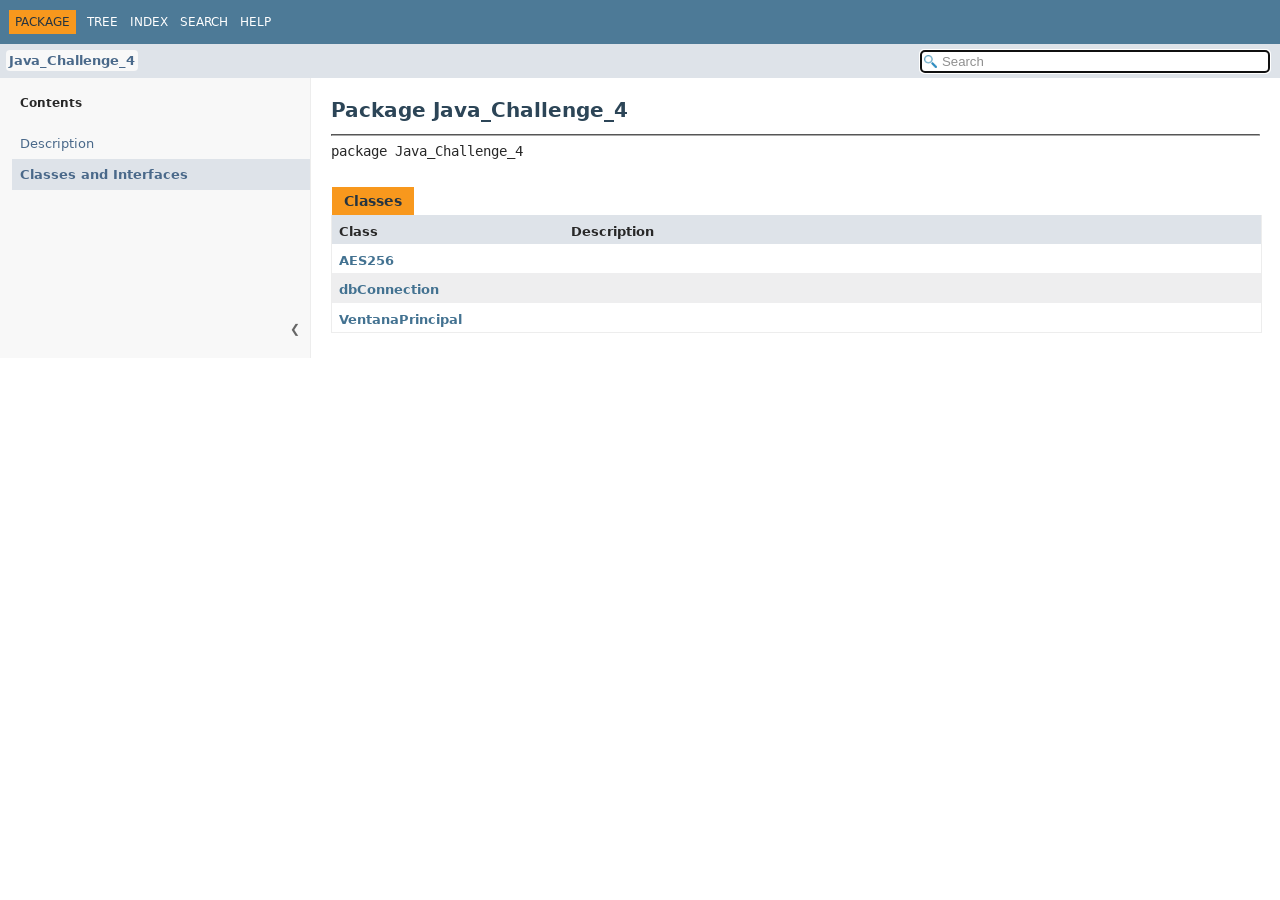
<file: programacion/doc/index.html>
<!DOCTYPE HTML>
<html lang="es">
<head>
<!-- Generated by javadoc (24) on Fri Mar 13 19:55:19 CET 2026 -->
<title>Generated Documentation (Untitled)</title>
<meta name="viewport" content="width=device-width, initial-scale=1">
<meta http-equiv="Content-Type" content="text/html; charset=utf-8">
<meta name="dc.created" content="2026-03-13">
<meta name="description" content="index redirect">
<meta name="generator" content="javadoc/IndexRedirectWriter">
<link rel="canonical" href="Java_Challenge_4/package-summary.html">
<link rel="stylesheet" type="text/css" href="resource-files/stylesheet.css" title="Style">
<script type="text/javascript">window.location.replace('Java_Challenge_4/package-summary.html')</script>
<noscript>
<meta http-equiv="Refresh" content="0;Java_Challenge_4/package-summary.html">
</noscript>
</head>
<body class="index-redirect-page">
<main role="main">
<noscript>
<p>JavaScript is disabled on your browser.</p>
</noscript>
<p><a href="Java_Challenge_4/package-summary.html">Java_Challenge_4/package-summary.html</a></p>
</main>
</body>
</html>
</file>
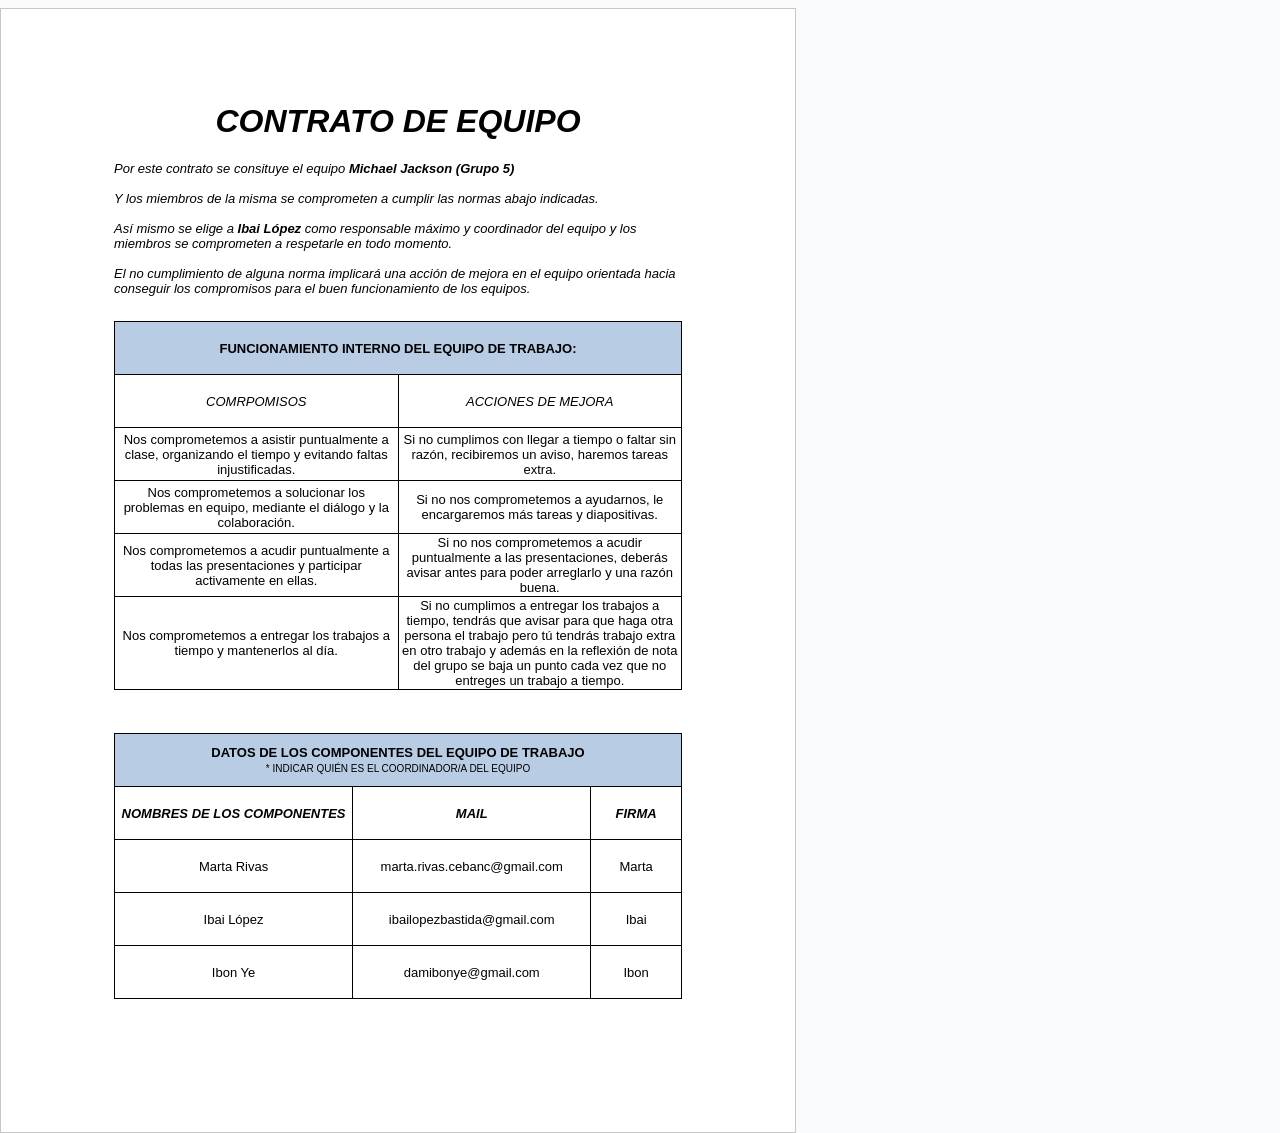
<file: contrato_equipo/ContratoEquipo.html>
<!DOCTYPE html>
<html lang="es">
<head>
    <meta charset="UTF-8">
    <meta name="viewport" content="width=device-width, initial-scale=1.0">
    <title>Contrato de equipo</title>
    <link rel="stylesheet" href="StyleDocument.css">
</head>
<body>
    <main>
        <div class="documento1">
            <div id="Box1">
                <h1><i>CONTRATO DE EQUIPO</i></h1>

                <p><i>Por este contrato se consituye el equipo <b>Michael Jackson (Grupo 5)</b><br>   
                <br>Y los miembros de la misma se comprometen a cumplir las normas abajo indicadas.<br>
                <br>Así mismo se elige a <b>Ibai López</b> como responsable máximo y coordinador del equipo y los miembros se comprometen a respetarle en todo momento.<br>
                <br>El no cumplimiento de alguna norma implicará una acción de mejora en el equipo orientada hacia conseguir los compromisos para el buen funcionamiento de los equipos.</i></p>
                
                <table>
                    <thead>
                        <tr>
                            <th colspan="2">FUNCIONAMIENTO INTERNO DEL EQUIPO DE TRABAJO:</th>
                        </tr>
                    </thead>
                    <tbody>
                        <tr>
                            <td><i>COMRPOMISOS</i></td>
                            <td><i>ACCIONES DE MEJORA</i></td>
                        </tr>
                        <tr>
                            <td>Nos comprometemos a asistir puntualmente a clase, organizando el tiempo y evitando faltas injustificadas.</td>
                            <td>Si no cumplimos con llegar a tiempo o faltar sin razón, recibiremos un aviso, haremos tareas extra.</td>
                        </tr>
                        <tr>
                            <td>Nos comprometemos a solucionar los problemas en equipo, mediante el diálogo y la colaboración.</td>
                            <td>Si no nos comprometemos a ayudarnos, le encargaremos más tareas y diapositivas.</td>
                        </tr>
                        <tr>
                            <td>Nos comprometemos a acudir puntualmente a todas las presentaciones y participar activamente en ellas.</td>
                            <td>Si no nos comprometemos a acudir puntualmente a las presentaciones, deberás avisar antes para poder arreglarlo y una razón buena.</td>
                        </tr>
                        <tr>
                            <td>Nos comprometemos a entregar los trabajos a tiempo y mantenerlos al día.</td>
                            <td>Si no cumplimos a entregar los trabajos a tiempo, tendrás que avisar para que haga otra persona el trabajo pero tú tendrás trabajo extra en otro trabajo y además en la reflexión de nota del grupo se baja un punto cada vez que no entreges un trabajo a tiempo.</td>
                        </tr>
                    </tbody>
                </table>
                <br>
                <table class="datos">
                    <thead>
                        <tr>
                            <th colspan="3">DATOS DE LOS COMPONENTES DEL EQUIPO DE TRABAJO<br><span>* INDICAR QUIÉN ES EL COORDINADOR/A DEL EQUIPO</span></th>
                        </tr>
                    </thead>
                    <tbody>
                        <tr>
                            <td><b><i>NOMBRES DE LOS COMPONENTES</i></b></td>
                            <td><b><i>MAIL</i></b></td>
                            <td><b><i>FIRMA</i></b></td>
                        </tr>
                        <tr>
                            <td>Marta Rivas</td>
                            <td>marta.rivas.cebanc@gmail.com</td>
                            <td>Marta</td>
                        </tr>
                        <tr>
                            <td>Ibai López</td>
                            <td>ibailopezbastida@gmail.com</td>
                            <td>Ibai</td>
                        </tr>
                        <tr>
                            <td>Ibon Ye</td>
                            <td>damibonye@gmail.com</td>
                            <td>Ibon</td>
                        </tr>
                    </tbody>
                </table>
            </div>
        </div>
    </main>
</body>
</html>
</file>
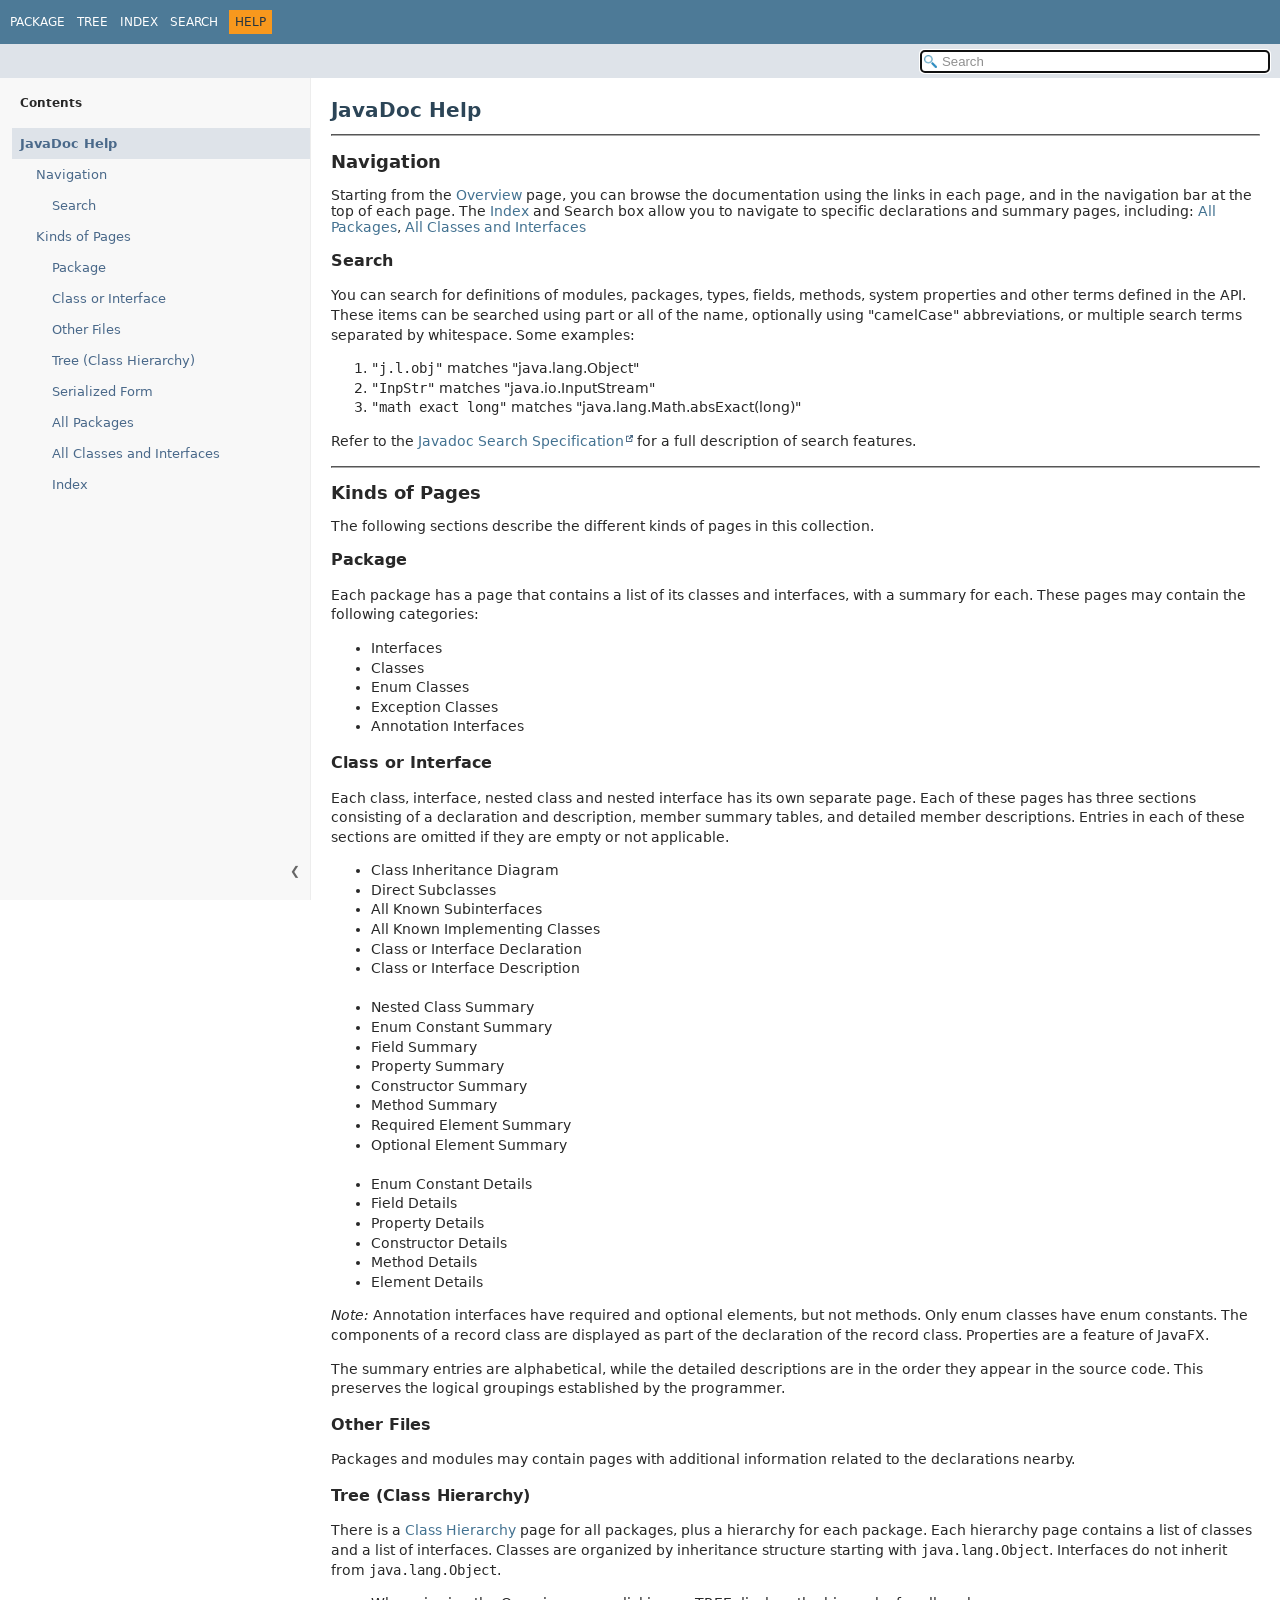
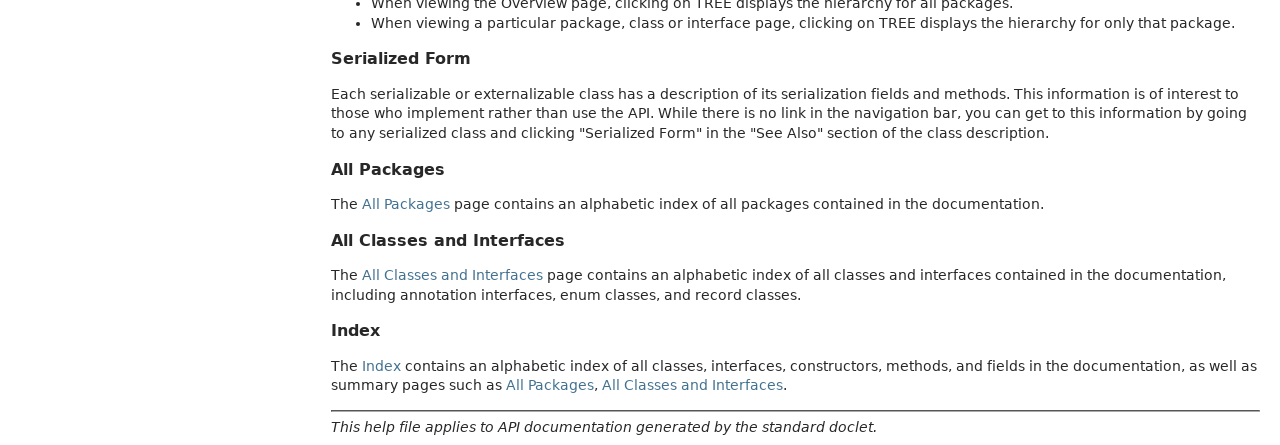
<file: programacion/doc/help-doc.html>
<!DOCTYPE HTML>
<html lang="es">
<head>
<!-- Generated by javadoc (24) on Fri Mar 13 19:55:19 CET 2026 -->
<title>API Help</title>
<meta name="viewport" content="width=device-width, initial-scale=1">
<meta http-equiv="Content-Type" content="text/html; charset=utf-8">
<meta name="dc.created" content="2026-03-13">
<meta name="description" content="help">
<meta name="generator" content="javadoc/HelpWriter">
<link rel="stylesheet" type="text/css" href="resource-files/jquery-ui.min.css" title="Style">
<link rel="stylesheet" type="text/css" href="resource-files/stylesheet.css" title="Style">
<script type="text/javascript" src="script-files/script.js"></script>
<script type="text/javascript" src="script-files/jquery-3.7.1.min.js"></script>
<script type="text/javascript" src="script-files/jquery-ui.min.js"></script>
</head>
<body class="help-page">
<script type="text/javascript">const pathtoroot = "./";
loadScripts(document, 'script');</script>
<noscript>
<div>JavaScript is disabled on your browser.</div>
</noscript>
<header role="banner">
<nav role="navigation">
<!-- ========= START OF TOP NAVBAR ======= -->
<div class="top-nav" id="navbar-top">
<div class="nav-content">
<div class="nav-menu-button"><button id="navbar-toggle-button" aria-controls="navbar-top" aria-expanded="false" aria-label="Toggle navigation links"><span class="nav-bar-toggle-icon">&nbsp;</span><span class="nav-bar-toggle-icon">&nbsp;</span><span class="nav-bar-toggle-icon">&nbsp;</span></button></div>
<div class="skip-nav"><a href="#skip-navbar-top" title="Skip navigation links">Skip navigation links</a></div>
<ul id="navbar-top-firstrow" class="nav-list" title="Navigation">
<li><a href="Java_Challenge_4/package-summary.html">Package</a></li>
<li><a href="Java_Challenge_4/package-tree.html">Tree</a></li>
<li><a href="index-all.html">Index</a></li>
<li><a href="search.html">Search</a></li>
<li class="nav-bar-cell1-rev">Help</li>
</ul>
</div>
</div>
<div class="sub-nav">
<div class="nav-content">
<ol class="sub-nav-list"></ol>
<div class="nav-list-search">
<input type="text" id="search-input" disabled placeholder="Search" aria-label="Search in documentation" autocomplete="off">
<input type="reset" id="reset-search" disabled value="Reset">
</div>
</div>
</div>
<!-- ========= END OF TOP NAVBAR ========= -->
<span class="skip-nav" id="skip-navbar-top"></span></nav>
</header>
<div class="main-grid">
<nav role="navigation" class="toc" aria-label="Table of contents">
<div class="toc-header">Contents</div>
<button class="hide-sidebar"><span>Hide sidebar&nbsp;</span>&#10094;</button><button class="show-sidebar">&#10095;<span>&nbsp;Show sidebar</span></button>
<ol class="toc-list">
<li><a href="#" tabindex="0">JavaDoc Help</a>
<ol class="toc-list">
<li><a href="#help-navigation" tabindex="0">Navigation</a>
<ol class="toc-list">
<li><a href="#search" tabindex="0">Search</a></li>
</ol>
</li>
<li><a href="#help-pages" tabindex="0">Kinds of Pages</a>
<ol class="toc-list">
<li><a href="#package" tabindex="0">Package</a></li>
<li><a href="#class" tabindex="0">Class or Interface</a></li>
<li><a href="#doc-file" tabindex="0">Other Files</a></li>
<li><a href="#tree" tabindex="0">Tree (Class Hierarchy)</a></li>
<li><a href="#serialized-form" tabindex="0">Serialized Form</a></li>
<li><a href="#all-packages" tabindex="0">All Packages</a></li>
<li><a href="#all-classes" tabindex="0">All Classes and Interfaces</a></li>
<li><a href="#index" tabindex="0">Index</a></li>
</ol>
</li>
</ol>
</li>
</ol>
</nav>
<main role="main">
<h1 class="title">JavaDoc Help</h1>
<hr>
<div class="sub-title">
<h2 id="help-navigation">Navigation</h2>
Starting from the <a href="index.html">Overview</a> page, you can browse the documentation using the links in each page, and in the navigation bar at the top of each page. The <a href="index-all.html">Index</a> and Search box allow you to navigate to specific declarations and summary pages, including: <a href="allpackages-index.html">All Packages</a>, <a href="allclasses-index.html">All Classes and Interfaces</a>
<section class="help-section" id="search">
<h3>Search</h3>
<p>You can search for definitions of modules, packages, types, fields, methods, system properties and other terms defined in the API. These items can be searched using part or all of the name, optionally using "camelCase" abbreviations, or multiple search terms separated by whitespace. Some examples:</p>
<ol class="toc-list">
<li><code>"j.l.obj"</code> matches "java.lang.Object"</li>
<li><code>"InpStr"</code> matches "java.io.InputStream"</li>
<li><code>"math exact long"</code> matches "java.lang.Math.absExact(long)"</li>
</ol>
<p>Refer to the <a href="https://docs.oracle.com/en/java/javase/24/docs/specs/javadoc/javadoc-search-spec.html">Javadoc Search Specification</a> for a full description of search features.</p>
</section>
</div>
<hr>
<div class="sub-title">
<h2 id="help-pages">Kinds of Pages</h2>
The following sections describe the different kinds of pages in this collection.
<section class="help-section" id="package">
<h3>Package</h3>
<p>Each package has a page that contains a list of its classes and interfaces, with a summary for each. These pages may contain the following categories:</p>
<ul class="help-section-list">
<li>Interfaces</li>
<li>Classes</li>
<li>Enum Classes</li>
<li>Exception Classes</li>
<li>Annotation Interfaces</li>
</ul>
</section>
<section class="help-section" id="class">
<h3>Class or Interface</h3>
<p>Each class, interface, nested class and nested interface has its own separate page. Each of these pages has three sections consisting of a declaration and description, member summary tables, and detailed member descriptions. Entries in each of these sections are omitted if they are empty or not applicable.</p>
<ul class="help-section-list">
<li>Class Inheritance Diagram</li>
<li>Direct Subclasses</li>
<li>All Known Subinterfaces</li>
<li>All Known Implementing Classes</li>
<li>Class or Interface Declaration</li>
<li>Class or Interface Description</li>
</ul>
<br>
<ul class="help-section-list">
<li>Nested Class Summary</li>
<li>Enum Constant Summary</li>
<li>Field Summary</li>
<li>Property Summary</li>
<li>Constructor Summary</li>
<li>Method Summary</li>
<li>Required Element Summary</li>
<li>Optional Element Summary</li>
</ul>
<br>
<ul class="help-section-list">
<li>Enum Constant Details</li>
<li>Field Details</li>
<li>Property Details</li>
<li>Constructor Details</li>
<li>Method Details</li>
<li>Element Details</li>
</ul>
<p><span class="help-note">Note:</span> Annotation interfaces have required and optional elements, but not methods. Only enum classes have enum constants. The components of a record class are displayed as part of the declaration of the record class. Properties are a feature of JavaFX.</p>
<p>The summary entries are alphabetical, while the detailed descriptions are in the order they appear in the source code. This preserves the logical groupings established by the programmer.</p>
</section>
<section class="help-section" id="doc-file">
<h3>Other Files</h3>
<p>Packages and modules may contain pages with additional information related to the declarations nearby.</p>
</section>
<section class="help-section" id="tree">
<h3>Tree (Class Hierarchy)</h3>
<p>There is a <a href="overview-tree.html">Class Hierarchy</a> page for all packages, plus a hierarchy for each package. Each hierarchy page contains a list of classes and a list of interfaces. Classes are organized by inheritance structure starting with <code>java.lang.Object</code>. Interfaces do not inherit from <code>java.lang.Object</code>.</p>
<ul class="help-section-list">
<li>When viewing the Overview page, clicking on TREE displays the hierarchy for all packages.</li>
<li>When viewing a particular package, class or interface page, clicking on TREE displays the hierarchy for only that package.</li>
</ul>
</section>
<section class="help-section" id="serialized-form">
<h3>Serialized Form</h3>
<p>Each serializable or externalizable class has a description of its serialization fields and methods. This information is of interest to those who implement rather than use the API. While there is no link in the navigation bar, you can get to this information by going to any serialized class and clicking "Serialized Form" in the "See Also" section of the class description.</p>
</section>
<section class="help-section" id="all-packages">
<h3>All Packages</h3>
<p>The <a href="allpackages-index.html">All Packages</a> page contains an alphabetic index of all packages contained in the documentation.</p>
</section>
<section class="help-section" id="all-classes">
<h3>All Classes and Interfaces</h3>
<p>The <a href="allclasses-index.html">All Classes and Interfaces</a> page contains an alphabetic index of all classes and interfaces contained in the documentation, including annotation interfaces, enum classes, and record classes.</p>
</section>
<section class="help-section" id="index">
<h3>Index</h3>
<p>The <a href="index-all.html">Index</a> contains an alphabetic index of all classes, interfaces, constructors, methods, and fields in the documentation, as well as summary pages such as <a href="allpackages-index.html">All Packages</a>, <a href="allclasses-index.html">All Classes and Interfaces</a>.</p>
</section>
</div>
<hr>
<span class="help-footnote">This help file applies to API documentation generated by the standard doclet.</span></main>
</div>
</body>
</html>
</file>
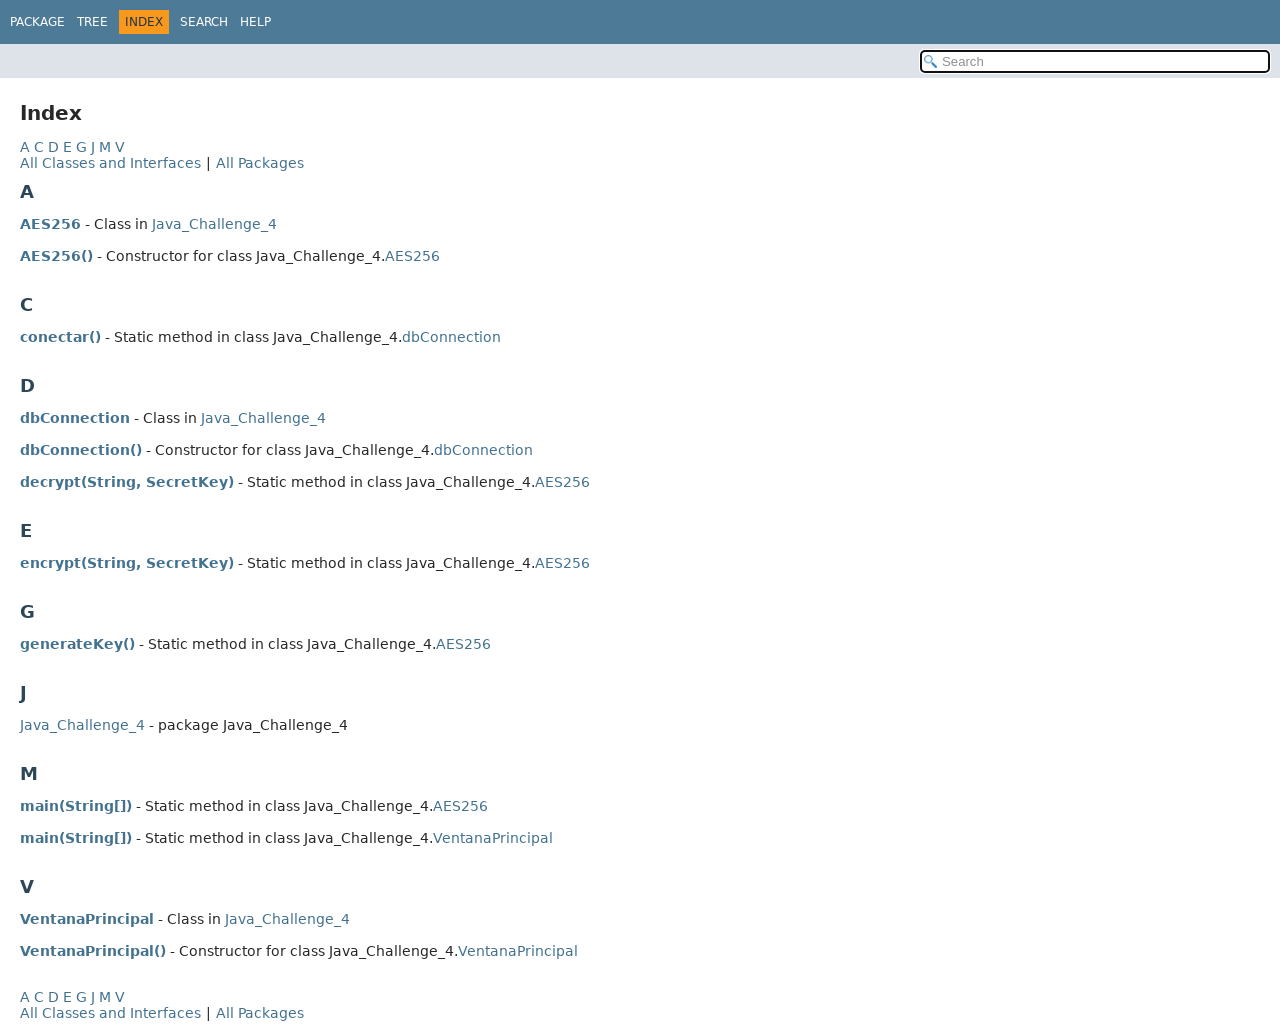
<file: programacion/doc/index-all.html>
<!DOCTYPE HTML>
<html lang="es">
<head>
<!-- Generated by javadoc (24) on Fri Mar 13 19:55:19 CET 2026 -->
<title>Index</title>
<meta name="viewport" content="width=device-width, initial-scale=1">
<meta http-equiv="Content-Type" content="text/html; charset=utf-8">
<meta name="dc.created" content="2026-03-13">
<meta name="description" content="index">
<meta name="generator" content="javadoc/IndexWriter">
<link rel="stylesheet" type="text/css" href="resource-files/jquery-ui.min.css" title="Style">
<link rel="stylesheet" type="text/css" href="resource-files/stylesheet.css" title="Style">
<script type="text/javascript" src="script-files/script.js"></script>
<script type="text/javascript" src="script-files/jquery-3.7.1.min.js"></script>
<script type="text/javascript" src="script-files/jquery-ui.min.js"></script>
</head>
<body class="index-page">
<script type="text/javascript">const pathtoroot = "./";
loadScripts(document, 'script');</script>
<noscript>
<div>JavaScript is disabled on your browser.</div>
</noscript>
<header role="banner">
<nav role="navigation">
<!-- ========= START OF TOP NAVBAR ======= -->
<div class="top-nav" id="navbar-top">
<div class="nav-content">
<div class="nav-menu-button"><button id="navbar-toggle-button" aria-controls="navbar-top" aria-expanded="false" aria-label="Toggle navigation links"><span class="nav-bar-toggle-icon">&nbsp;</span><span class="nav-bar-toggle-icon">&nbsp;</span><span class="nav-bar-toggle-icon">&nbsp;</span></button></div>
<div class="skip-nav"><a href="#skip-navbar-top" title="Skip navigation links">Skip navigation links</a></div>
<ul id="navbar-top-firstrow" class="nav-list" title="Navigation">
<li><a href="Java_Challenge_4/package-summary.html">Package</a></li>
<li><a href="Java_Challenge_4/package-tree.html">Tree</a></li>
<li class="nav-bar-cell1-rev">Index</li>
<li><a href="search.html">Search</a></li>
<li><a href="help-doc.html#index">Help</a></li>
</ul>
</div>
</div>
<div class="sub-nav">
<div class="nav-content">
<ol class="sub-nav-list"></ol>
<div class="nav-list-search">
<input type="text" id="search-input" disabled placeholder="Search" aria-label="Search in documentation" autocomplete="off">
<input type="reset" id="reset-search" disabled value="Reset">
</div>
</div>
</div>
<!-- ========= END OF TOP NAVBAR ========= -->
<span class="skip-nav" id="skip-navbar-top"></span></nav>
</header>
<div class="main-grid">
<main role="main">
<div class="header">
<h1>Index</h1>
</div>
<a href="#I:A">A</a>&nbsp;<a href="#I:C">C</a>&nbsp;<a href="#I:D">D</a>&nbsp;<a href="#I:E">E</a>&nbsp;<a href="#I:G">G</a>&nbsp;<a href="#I:J">J</a>&nbsp;<a href="#I:M">M</a>&nbsp;<a href="#I:V">V</a>&nbsp;<br><a href="allclasses-index.html">All&nbsp;Classes&nbsp;and&nbsp;Interfaces</a><span class="vertical-separator">|</span><a href="allpackages-index.html">All&nbsp;Packages</a>
<h2 class="title" id="I:A">A</h2>
<dl class="index">
<dt><a href="Java_Challenge_4/AES256.html" class="type-name-link" title="class in Java_Challenge_4">AES256</a> - Class in <a href="Java_Challenge_4/package-summary.html">Java_Challenge_4</a></dt>
<dd>&nbsp;</dd>
<dt><a href="Java_Challenge_4/AES256.html#%3Cinit%3E()" class="member-name-link">AES256()</a> - Constructor for class Java_Challenge_4.<a href="Java_Challenge_4/AES256.html" title="class in Java_Challenge_4">AES256</a></dt>
<dd>&nbsp;</dd>
</dl>
<h2 class="title" id="I:C">C</h2>
<dl class="index">
<dt><a href="Java_Challenge_4/dbConnection.html#conectar()" class="member-name-link">conectar()</a> - Static method in class Java_Challenge_4.<a href="Java_Challenge_4/dbConnection.html" title="class in Java_Challenge_4">dbConnection</a></dt>
<dd>&nbsp;</dd>
</dl>
<h2 class="title" id="I:D">D</h2>
<dl class="index">
<dt><a href="Java_Challenge_4/dbConnection.html" class="type-name-link" title="class in Java_Challenge_4">dbConnection</a> - Class in <a href="Java_Challenge_4/package-summary.html">Java_Challenge_4</a></dt>
<dd>&nbsp;</dd>
<dt><a href="Java_Challenge_4/dbConnection.html#%3Cinit%3E()" class="member-name-link">dbConnection()</a> - Constructor for class Java_Challenge_4.<a href="Java_Challenge_4/dbConnection.html" title="class in Java_Challenge_4">dbConnection</a></dt>
<dd>&nbsp;</dd>
<dt><a href="Java_Challenge_4/AES256.html#decrypt(java.lang.String,javax.crypto.SecretKey)" class="member-name-link">decrypt(String, SecretKey)</a> - Static method in class Java_Challenge_4.<a href="Java_Challenge_4/AES256.html" title="class in Java_Challenge_4">AES256</a></dt>
<dd>&nbsp;</dd>
</dl>
<h2 class="title" id="I:E">E</h2>
<dl class="index">
<dt><a href="Java_Challenge_4/AES256.html#encrypt(java.lang.String,javax.crypto.SecretKey)" class="member-name-link">encrypt(String, SecretKey)</a> - Static method in class Java_Challenge_4.<a href="Java_Challenge_4/AES256.html" title="class in Java_Challenge_4">AES256</a></dt>
<dd>&nbsp;</dd>
</dl>
<h2 class="title" id="I:G">G</h2>
<dl class="index">
<dt><a href="Java_Challenge_4/AES256.html#generateKey()" class="member-name-link">generateKey()</a> - Static method in class Java_Challenge_4.<a href="Java_Challenge_4/AES256.html" title="class in Java_Challenge_4">AES256</a></dt>
<dd>&nbsp;</dd>
</dl>
<h2 class="title" id="I:J">J</h2>
<dl class="index">
<dt><a href="Java_Challenge_4/package-summary.html">Java_Challenge_4</a> - package Java_Challenge_4</dt>
<dd>&nbsp;</dd>
</dl>
<h2 class="title" id="I:M">M</h2>
<dl class="index">
<dt><a href="Java_Challenge_4/AES256.html#main(java.lang.String%5B%5D)" class="member-name-link">main(String[])</a> - Static method in class Java_Challenge_4.<a href="Java_Challenge_4/AES256.html" title="class in Java_Challenge_4">AES256</a></dt>
<dd>&nbsp;</dd>
<dt><a href="Java_Challenge_4/VentanaPrincipal.html#main(java.lang.String%5B%5D)" class="member-name-link">main(String[])</a> - Static method in class Java_Challenge_4.<a href="Java_Challenge_4/VentanaPrincipal.html" title="class in Java_Challenge_4">VentanaPrincipal</a></dt>
<dd>&nbsp;</dd>
</dl>
<h2 class="title" id="I:V">V</h2>
<dl class="index">
<dt><a href="Java_Challenge_4/VentanaPrincipal.html" class="type-name-link" title="class in Java_Challenge_4">VentanaPrincipal</a> - Class in <a href="Java_Challenge_4/package-summary.html">Java_Challenge_4</a></dt>
<dd>&nbsp;</dd>
<dt><a href="Java_Challenge_4/VentanaPrincipal.html#%3Cinit%3E()" class="member-name-link">VentanaPrincipal()</a> - Constructor for class Java_Challenge_4.<a href="Java_Challenge_4/VentanaPrincipal.html" title="class in Java_Challenge_4">VentanaPrincipal</a></dt>
<dd>&nbsp;</dd>
</dl>
<a href="#I:A">A</a>&nbsp;<a href="#I:C">C</a>&nbsp;<a href="#I:D">D</a>&nbsp;<a href="#I:E">E</a>&nbsp;<a href="#I:G">G</a>&nbsp;<a href="#I:J">J</a>&nbsp;<a href="#I:M">M</a>&nbsp;<a href="#I:V">V</a>&nbsp;<br><a href="allclasses-index.html">All&nbsp;Classes&nbsp;and&nbsp;Interfaces</a><span class="vertical-separator">|</span><a href="allpackages-index.html">All&nbsp;Packages</a></main>
</div>
</body>
</html>
</file>
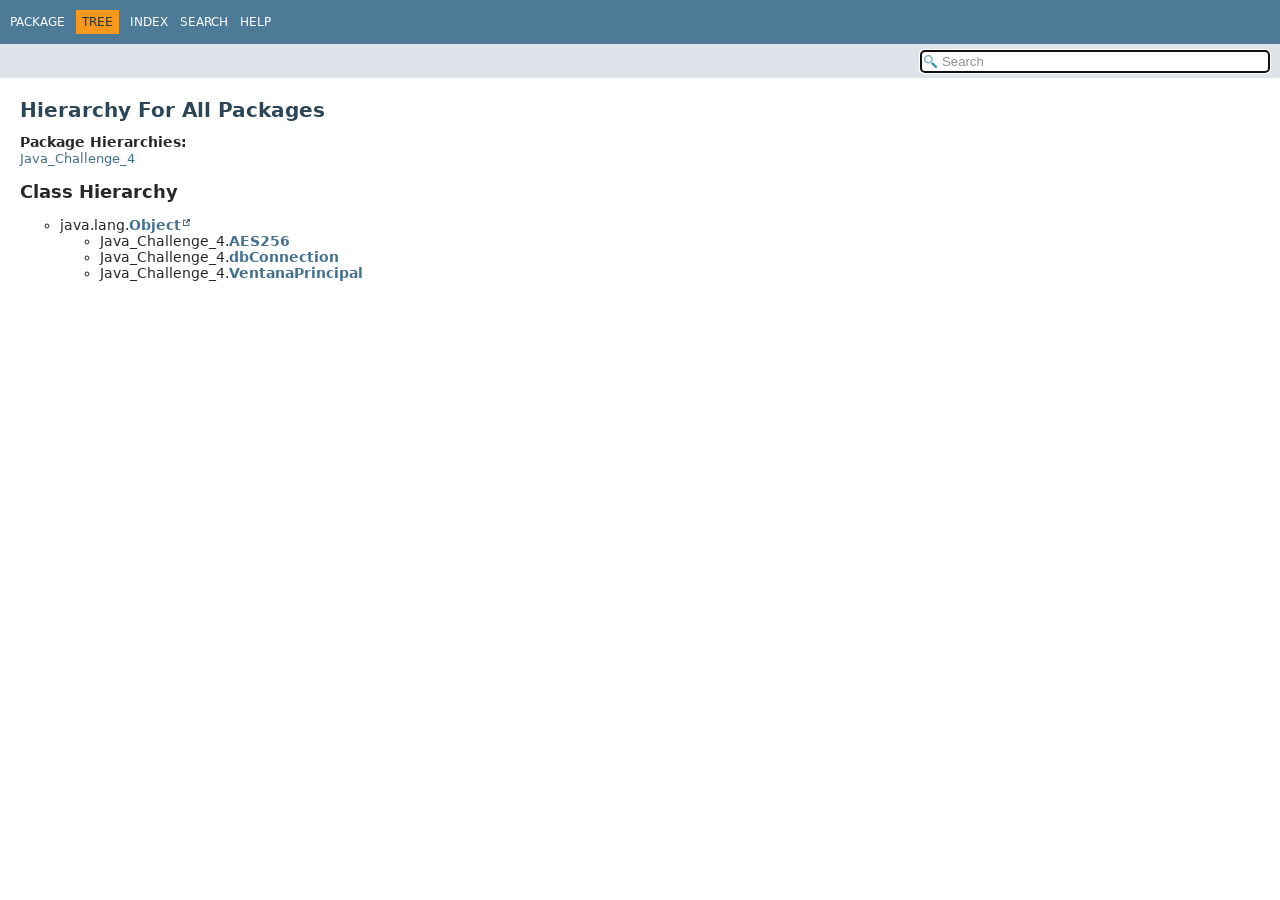
<file: programacion/doc/overview-tree.html>
<!DOCTYPE HTML>
<html lang="es">
<head>
<!-- Generated by javadoc (24) on Fri Mar 13 19:55:19 CET 2026 -->
<title>Class Hierarchy</title>
<meta name="viewport" content="width=device-width, initial-scale=1">
<meta http-equiv="Content-Type" content="text/html; charset=utf-8">
<meta name="dc.created" content="2026-03-13">
<meta name="description" content="class tree">
<meta name="generator" content="javadoc/TreeWriter">
<link rel="stylesheet" type="text/css" href="resource-files/jquery-ui.min.css" title="Style">
<link rel="stylesheet" type="text/css" href="resource-files/stylesheet.css" title="Style">
<script type="text/javascript" src="script-files/script.js"></script>
<script type="text/javascript" src="script-files/jquery-3.7.1.min.js"></script>
<script type="text/javascript" src="script-files/jquery-ui.min.js"></script>
</head>
<body class="tree-page">
<script type="text/javascript">const pathtoroot = "./";
loadScripts(document, 'script');</script>
<noscript>
<div>JavaScript is disabled on your browser.</div>
</noscript>
<header role="banner">
<nav role="navigation">
<!-- ========= START OF TOP NAVBAR ======= -->
<div class="top-nav" id="navbar-top">
<div class="nav-content">
<div class="nav-menu-button"><button id="navbar-toggle-button" aria-controls="navbar-top" aria-expanded="false" aria-label="Toggle navigation links"><span class="nav-bar-toggle-icon">&nbsp;</span><span class="nav-bar-toggle-icon">&nbsp;</span><span class="nav-bar-toggle-icon">&nbsp;</span></button></div>
<div class="skip-nav"><a href="#skip-navbar-top" title="Skip navigation links">Skip navigation links</a></div>
<ul id="navbar-top-firstrow" class="nav-list" title="Navigation">
<li><a href="Java_Challenge_4/package-summary.html">Package</a></li>
<li class="nav-bar-cell1-rev">Tree</li>
<li><a href="index-all.html">Index</a></li>
<li><a href="search.html">Search</a></li>
<li><a href="help-doc.html#tree">Help</a></li>
</ul>
</div>
</div>
<div class="sub-nav">
<div class="nav-content">
<ol class="sub-nav-list"></ol>
<div class="nav-list-search">
<input type="text" id="search-input" disabled placeholder="Search" aria-label="Search in documentation" autocomplete="off">
<input type="reset" id="reset-search" disabled value="Reset">
</div>
</div>
</div>
<!-- ========= END OF TOP NAVBAR ========= -->
<span class="skip-nav" id="skip-navbar-top"></span></nav>
</header>
<div class="main-grid">
<main role="main">
<div class="header">
<h1 class="title">Hierarchy For All Packages</h1>
</div>
<span class="package-hierarchy-label">Package Hierarchies:</span>
<ul class="horizontal contents-list">
<li><a href="Java_Challenge_4/package-tree.html">Java_Challenge_4</a></li>
</ul>
<section class="hierarchy">
<h2 title="Class Hierarchy">Class Hierarchy</h2>
<ul>
<li class="circle">java.lang.<a href="https://docs.oracle.com/en/java/javase/24/docs/api/java.base/java/lang/Object.html" class="type-name-link external-link" title="class or interface in java.lang">Object</a>
<ul>
<li class="circle">Java_Challenge_4.<a href="Java_Challenge_4/AES256.html" class="type-name-link" title="class in Java_Challenge_4">AES256</a></li>
<li class="circle">Java_Challenge_4.<a href="Java_Challenge_4/dbConnection.html" class="type-name-link" title="class in Java_Challenge_4">dbConnection</a></li>
<li class="circle">Java_Challenge_4.<a href="Java_Challenge_4/VentanaPrincipal.html" class="type-name-link" title="class in Java_Challenge_4">VentanaPrincipal</a></li>
</ul>
</li>
</ul>
</section>
</main>
</div>
</body>
</html>
</file>
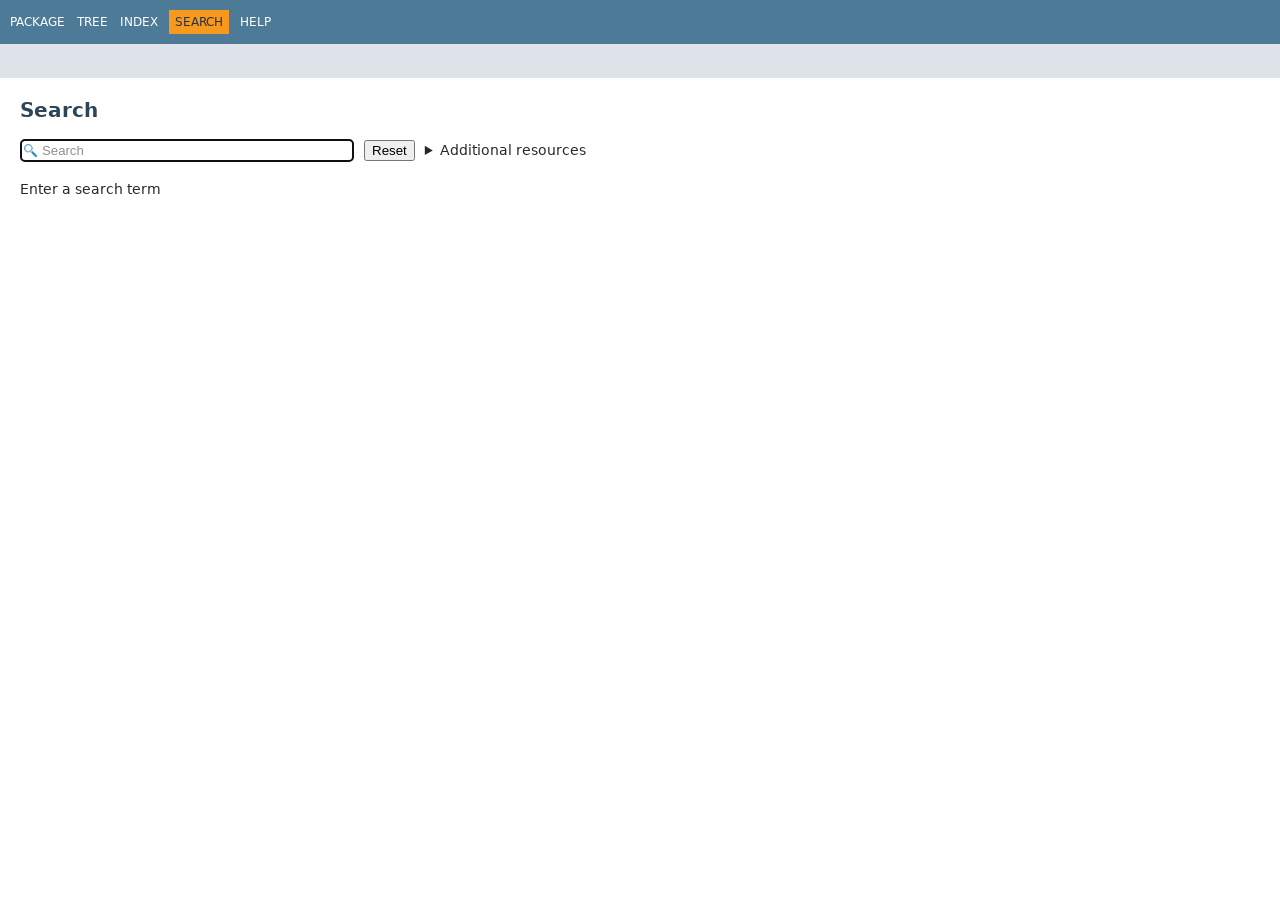
<file: programacion/doc/search.html>
<!DOCTYPE HTML>
<html lang="es">
<head>
<!-- Generated by javadoc (24) on Fri Mar 13 19:55:19 CET 2026 -->
<title>Search</title>
<meta name="viewport" content="width=device-width, initial-scale=1">
<meta http-equiv="Content-Type" content="text/html; charset=utf-8">
<meta name="dc.created" content="2026-03-13">
<meta name="description" content="search">
<meta name="generator" content="javadoc/SearchWriter">
<link rel="stylesheet" type="text/css" href="resource-files/jquery-ui.min.css" title="Style">
<link rel="stylesheet" type="text/css" href="resource-files/stylesheet.css" title="Style">
<script type="text/javascript" src="script-files/script.js"></script>
<script type="text/javascript" src="script-files/jquery-3.7.1.min.js"></script>
<script type="text/javascript" src="script-files/jquery-ui.min.js"></script>
</head>
<body class="search-page">
<script type="text/javascript">const pathtoroot = "./";
loadScripts(document, 'script');</script>
<noscript>
<div>JavaScript is disabled on your browser.</div>
</noscript>
<header role="banner">
<nav role="navigation">
<!-- ========= START OF TOP NAVBAR ======= -->
<div class="top-nav" id="navbar-top">
<div class="nav-content">
<div class="nav-menu-button"><button id="navbar-toggle-button" aria-controls="navbar-top" aria-expanded="false" aria-label="Toggle navigation links"><span class="nav-bar-toggle-icon">&nbsp;</span><span class="nav-bar-toggle-icon">&nbsp;</span><span class="nav-bar-toggle-icon">&nbsp;</span></button></div>
<div class="skip-nav"><a href="#skip-navbar-top" title="Skip navigation links">Skip navigation links</a></div>
<ul id="navbar-top-firstrow" class="nav-list" title="Navigation">
<li><a href="Java_Challenge_4/package-summary.html">Package</a></li>
<li><a href="Java_Challenge_4/package-tree.html">Tree</a></li>
<li><a href="index-all.html">Index</a></li>
<li class="nav-bar-cell1-rev">Search</li>
<li><a href="help-doc.html#search">Help</a></li>
</ul>
</div>
</div>
<div class="sub-nav">
<div class="nav-content">
<ol class="sub-nav-list"></ol>
</div>
</div>
<!-- ========= END OF TOP NAVBAR ========= -->
<span class="skip-nav" id="skip-navbar-top"></span></nav>
</header>
<div class="main-grid">
<main role="main">
<h1 class="title">Search</h1>
<div>
<input type="text" id="page-search-input" disabled placeholder="Search" aria-label="Search in documentation" autocomplete="off">
<input type="reset" id="page-search-reset" disabled value="Reset" style="margin: 6px;">
<details class="page-search-details">
<summary id="page-search-expand">Additional resources</summary>
</details>
</div>
<div class="page-search-info">
<p>The <a href="help-doc.html#search">help page</a> provides an introduction to the scope and syntax of JavaDoc search.</p>
<p>You can use the &lt;ctrl&gt; or &lt;cmd&gt; keys in combination with the left and right arrow keys to switch between result tabs in this page.</p>
<p>The URL template below may be used to configure this page as a search engine in browsers that support this feature. It has been tested to work in Google Chrome and Mozilla Firefox. Note that other browsers may not support this feature or require a different URL format.</p>
<span id="page-search-link">link</span><button id="page-search-copy" class="copy" aria-label="Copy URL"><img src="resource-files/copy.svg" alt="Copy URL"><span data-copied="Copied!">Copy</span></button>
<p>
<input type="checkbox" id="search-redirect" disabled>
<label for="search-redirect">Redirect to first result</label></p>
</div>
<p id="page-search-notify">Loading search index...</p>
<div id="result-section" style="display: none;">
<div id="result-container"></div>
<script type="text/javascript" src="script-files/search-page.js"></script>
</div>
</main>
</div>
</body>
</html>
</file>
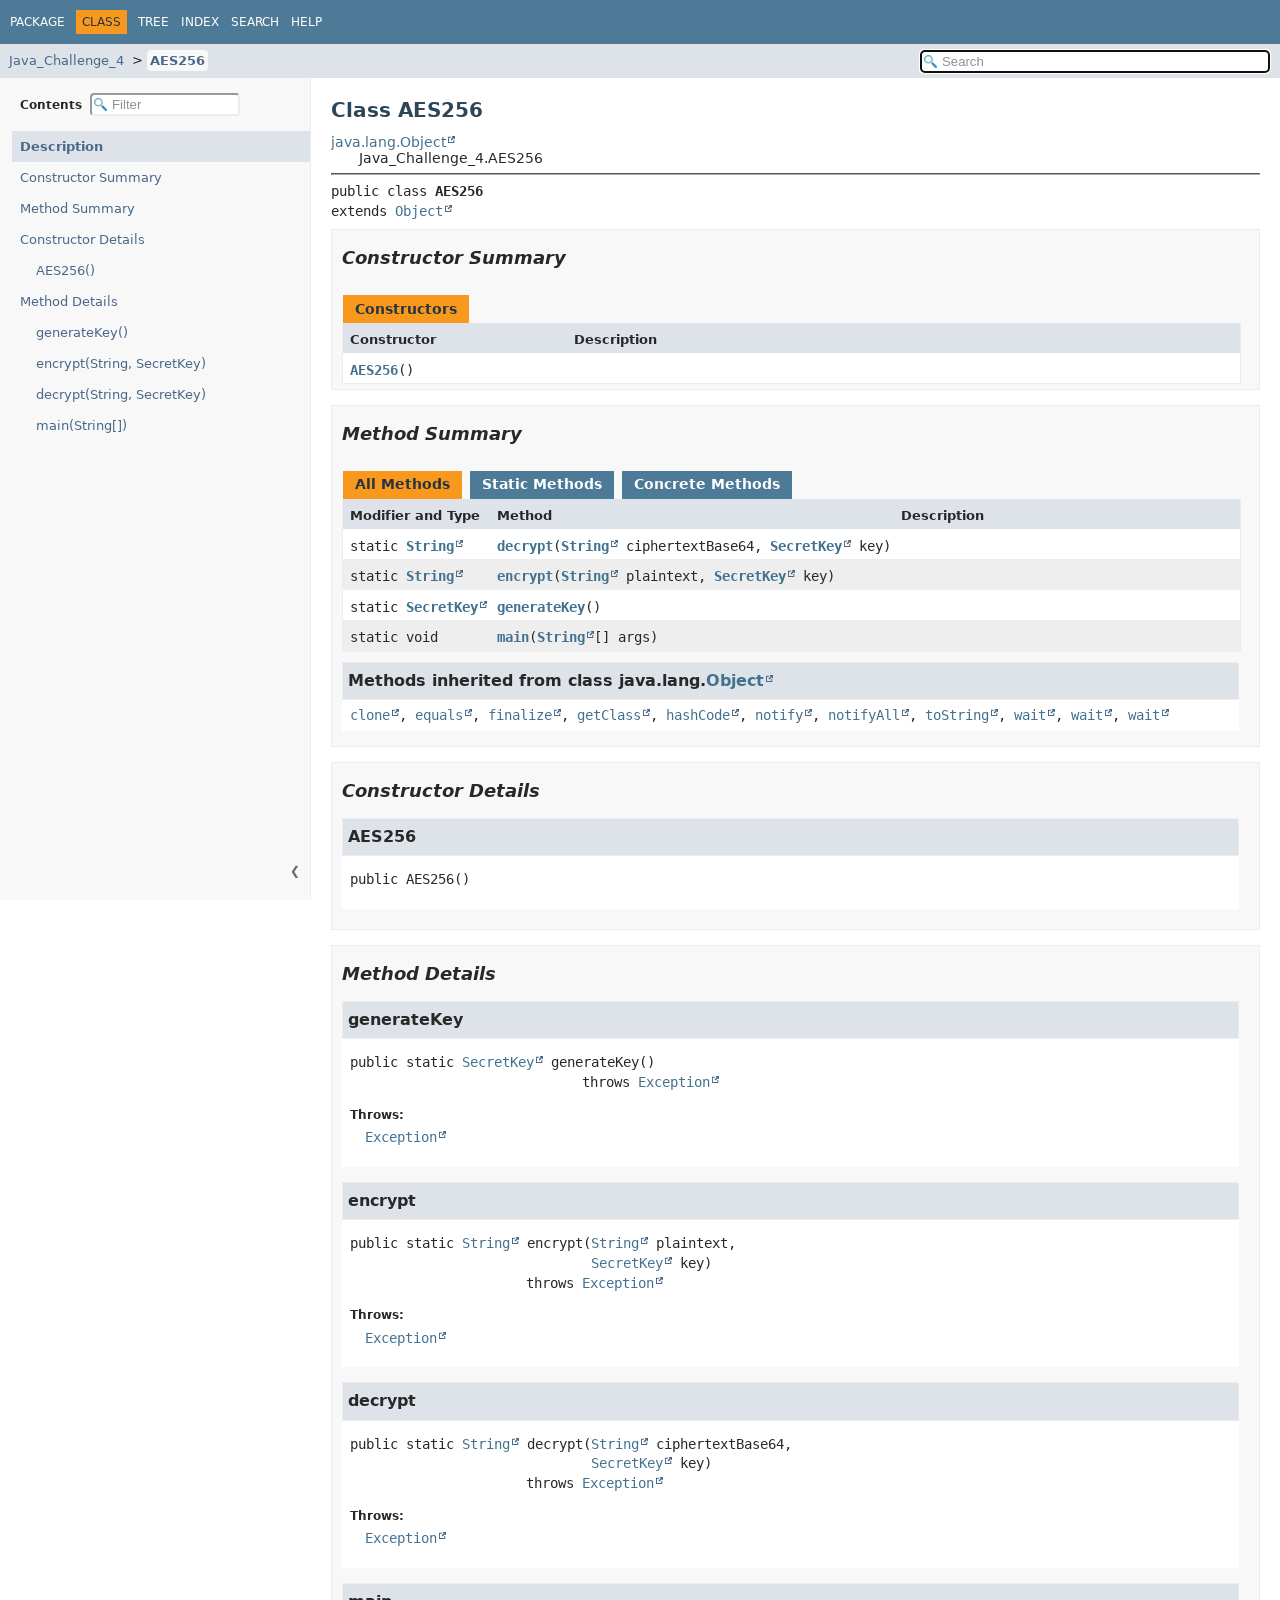
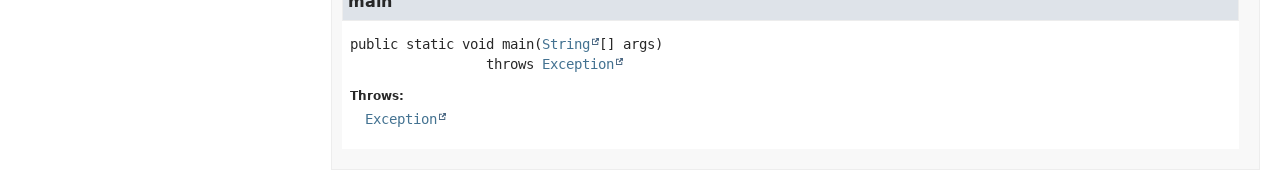
<file: programacion/doc/Java_Challenge_4/AES256.html>
<!DOCTYPE HTML>
<html lang="es">
<head>
<!-- Generated by javadoc (24) on Fri Mar 13 19:55:19 CET 2026 -->
<title>AES256</title>
<meta name="viewport" content="width=device-width, initial-scale=1">
<meta http-equiv="Content-Type" content="text/html; charset=utf-8">
<meta name="dc.created" content="2026-03-13">
<meta name="description" content="declaration: package: Java_Challenge_4, class: AES256">
<meta name="generator" content="javadoc/ClassWriter">
<link rel="stylesheet" type="text/css" href="../resource-files/jquery-ui.min.css" title="Style">
<link rel="stylesheet" type="text/css" href="../resource-files/stylesheet.css" title="Style">
<script type="text/javascript" src="../script-files/script.js"></script>
<script type="text/javascript" src="../script-files/jquery-3.7.1.min.js"></script>
<script type="text/javascript" src="../script-files/jquery-ui.min.js"></script>
</head>
<body class="class-declaration-page">
<script type="text/javascript">const pathtoroot = "../";
loadScripts(document, 'script');</script>
<noscript>
<div>JavaScript is disabled on your browser.</div>
</noscript>
<header role="banner">
<nav role="navigation">
<!-- ========= START OF TOP NAVBAR ======= -->
<div class="top-nav" id="navbar-top">
<div class="nav-content">
<div class="nav-menu-button"><button id="navbar-toggle-button" aria-controls="navbar-top" aria-expanded="false" aria-label="Toggle navigation links"><span class="nav-bar-toggle-icon">&nbsp;</span><span class="nav-bar-toggle-icon">&nbsp;</span><span class="nav-bar-toggle-icon">&nbsp;</span></button></div>
<div class="skip-nav"><a href="#skip-navbar-top" title="Skip navigation links">Skip navigation links</a></div>
<ul id="navbar-top-firstrow" class="nav-list" title="Navigation">
<li><a href="package-summary.html">Package</a></li>
<li class="nav-bar-cell1-rev">Class</li>
<li><a href="package-tree.html">Tree</a></li>
<li><a href="../index-all.html">Index</a></li>
<li><a href="../search.html">Search</a></li>
<li><a href="../help-doc.html#class">Help</a></li>
</ul>
</div>
</div>
<div class="sub-nav">
<div class="nav-content">
<ol class="sub-nav-list">
<li><a href="package-summary.html">Java_Challenge_4</a></li>
<li><a href="AES256.html" class="current-selection">AES256</a></li>
</ol>
<div class="nav-list-search">
<input type="text" id="search-input" disabled placeholder="Search" aria-label="Search in documentation" autocomplete="off">
<input type="reset" id="reset-search" disabled value="Reset">
</div>
</div>
</div>
<!-- ========= END OF TOP NAVBAR ========= -->
<span class="skip-nav" id="skip-navbar-top"></span></nav>
</header>
<div class="main-grid">
<nav role="navigation" class="toc" aria-label="Table of contents">
<div class="toc-header">Contents&nbsp;
<input type="text" class="filter-input" disabled placeholder="Filter" aria-label="Filter table of contents" autocomplete="off">
<input type="reset" class="reset-filter" disabled value="Reset">
</div>
<button class="hide-sidebar"><span>Hide sidebar&nbsp;</span>&#10094;</button><button class="show-sidebar">&#10095;<span>&nbsp;Show sidebar</span></button>
<ol class="toc-list">
<li><a href="#" tabindex="0">Description</a></li>
<li><a href="#constructor-summary" tabindex="0">Constructor Summary</a></li>
<li><a href="#method-summary" tabindex="0">Method Summary</a></li>
<li><a href="#constructor-detail" tabindex="0">Constructor Details</a>
<ol class="toc-list">
<li><a href="#%3Cinit%3E()" tabindex="0">AES256()</a></li>
</ol>
</li>
<li><a href="#method-detail" tabindex="0">Method Details</a>
<ol class="toc-list">
<li><a href="#generateKey()" tabindex="0">generateKey()</a></li>
<li><a href="#encrypt(java.lang.String,javax.crypto.SecretKey)" tabindex="0">encrypt(String, SecretKey)</a></li>
<li><a href="#decrypt(java.lang.String,javax.crypto.SecretKey)" tabindex="0">decrypt(String, SecretKey)</a></li>
<li><a href="#main(java.lang.String%5B%5D)" tabindex="0">main(String[])</a></li>
</ol>
</li>
</ol>
</nav>
<main role="main">
<!-- ======== START OF CLASS DATA ======== -->
<div class="header">
<h1 title="Class AES256" class="title">Class AES256</h1>
</div>
<div class="inheritance" title="Inheritance Tree"><a href="https://docs.oracle.com/en/java/javase/24/docs/api/java.base/java/lang/Object.html" title="class or interface in java.lang" class="external-link">java.lang.Object</a>
<div class="inheritance">Java_Challenge_4.AES256</div>
</div>
<section class="class-description" id="class-description">
<hr>
<div class="horizontal-scroll">
<div class="type-signature"><span class="modifiers">public class </span><span class="element-name type-name-label">AES256</span>
<span class="extends-implements">extends <a href="https://docs.oracle.com/en/java/javase/24/docs/api/java.base/java/lang/Object.html" title="class or interface in java.lang" class="external-link">Object</a></span></div>
</div>
</section>
<section class="summary">
<ul class="summary-list">
<!-- ======== CONSTRUCTOR SUMMARY ======== -->
<li>
<section class="constructor-summary" id="constructor-summary">
<h2>Constructor Summary</h2>
<div class="caption"><span>Constructors</span></div>
<div class="summary-table two-column-summary">
<div class="table-header col-first">Constructor</div>
<div class="table-header col-last">Description</div>
<div class="col-constructor-name even-row-color"><code><a href="#%3Cinit%3E()" class="member-name-link">AES256</a>()</code></div>
<div class="col-last even-row-color">&nbsp;</div>
</div>
</section>
</li>
<!-- ========== METHOD SUMMARY =========== -->
<li>
<section class="method-summary" id="method-summary">
<h2>Method Summary</h2>
<div id="method-summary-table">
<div class="table-tabs" role="tablist" aria-orientation="horizontal"><button id="method-summary-table-tab0" role="tab" aria-selected="true" aria-controls="method-summary-table.tabpanel" tabindex="0" onkeydown="switchTab(event)" onclick="show('method-summary-table', 'method-summary-table', 3)" class="active-table-tab">All Methods</button><button id="method-summary-table-tab1" role="tab" aria-selected="false" aria-controls="method-summary-table.tabpanel" tabindex="-1" onkeydown="switchTab(event)" onclick="show('method-summary-table', 'method-summary-table-tab1', 3)" class="table-tab">Static Methods</button><button id="method-summary-table-tab4" role="tab" aria-selected="false" aria-controls="method-summary-table.tabpanel" tabindex="-1" onkeydown="switchTab(event)" onclick="show('method-summary-table', 'method-summary-table-tab4', 3)" class="table-tab">Concrete Methods</button></div>
<div id="method-summary-table.tabpanel" role="tabpanel" aria-labelledby="method-summary-table-tab0">
<div class="summary-table three-column-summary">
<div class="table-header col-first">Modifier and Type</div>
<div class="table-header col-second">Method</div>
<div class="table-header col-last">Description</div>
<div class="col-first even-row-color method-summary-table method-summary-table-tab1 method-summary-table-tab4"><code>static <a href="https://docs.oracle.com/en/java/javase/24/docs/api/java.base/java/lang/String.html" title="class or interface in java.lang" class="external-link">String</a></code></div>
<div class="col-second even-row-color method-summary-table method-summary-table-tab1 method-summary-table-tab4"><code><a href="#decrypt(java.lang.String,javax.crypto.SecretKey)" class="member-name-link">decrypt</a><wbr>(<a href="https://docs.oracle.com/en/java/javase/24/docs/api/java.base/java/lang/String.html" title="class or interface in java.lang" class="external-link">String</a>&nbsp;ciphertextBase64,
 <a href="https://docs.oracle.com/en/java/javase/24/docs/api/java.base/javax/crypto/SecretKey.html" title="class or interface in javax.crypto" class="external-link">SecretKey</a>&nbsp;key)</code></div>
<div class="col-last even-row-color method-summary-table method-summary-table-tab1 method-summary-table-tab4">&nbsp;</div>
<div class="col-first odd-row-color method-summary-table method-summary-table-tab1 method-summary-table-tab4"><code>static <a href="https://docs.oracle.com/en/java/javase/24/docs/api/java.base/java/lang/String.html" title="class or interface in java.lang" class="external-link">String</a></code></div>
<div class="col-second odd-row-color method-summary-table method-summary-table-tab1 method-summary-table-tab4"><code><a href="#encrypt(java.lang.String,javax.crypto.SecretKey)" class="member-name-link">encrypt</a><wbr>(<a href="https://docs.oracle.com/en/java/javase/24/docs/api/java.base/java/lang/String.html" title="class or interface in java.lang" class="external-link">String</a>&nbsp;plaintext,
 <a href="https://docs.oracle.com/en/java/javase/24/docs/api/java.base/javax/crypto/SecretKey.html" title="class or interface in javax.crypto" class="external-link">SecretKey</a>&nbsp;key)</code></div>
<div class="col-last odd-row-color method-summary-table method-summary-table-tab1 method-summary-table-tab4">&nbsp;</div>
<div class="col-first even-row-color method-summary-table method-summary-table-tab1 method-summary-table-tab4"><code>static <a href="https://docs.oracle.com/en/java/javase/24/docs/api/java.base/javax/crypto/SecretKey.html" title="class or interface in javax.crypto" class="external-link">SecretKey</a></code></div>
<div class="col-second even-row-color method-summary-table method-summary-table-tab1 method-summary-table-tab4"><code><a href="#generateKey()" class="member-name-link">generateKey</a>()</code></div>
<div class="col-last even-row-color method-summary-table method-summary-table-tab1 method-summary-table-tab4">&nbsp;</div>
<div class="col-first odd-row-color method-summary-table method-summary-table-tab1 method-summary-table-tab4"><code>static void</code></div>
<div class="col-second odd-row-color method-summary-table method-summary-table-tab1 method-summary-table-tab4"><code><a href="#main(java.lang.String%5B%5D)" class="member-name-link">main</a><wbr>(<a href="https://docs.oracle.com/en/java/javase/24/docs/api/java.base/java/lang/String.html" title="class or interface in java.lang" class="external-link">String</a>[]&nbsp;args)</code></div>
<div class="col-last odd-row-color method-summary-table method-summary-table-tab1 method-summary-table-tab4">&nbsp;</div>
</div>
</div>
</div>
<div class="inherited-list">
<h3 id="methods-inherited-from-class-java.lang.Object">Methods inherited from class&nbsp;java.lang.<a href="https://docs.oracle.com/en/java/javase/24/docs/api/java.base/java/lang/Object.html" title="class or interface in java.lang" class="external-link">Object</a></h3>
<code><a href="https://docs.oracle.com/en/java/javase/24/docs/api/java.base/java/lang/Object.html#clone()" title="class or interface in java.lang" class="external-link">clone</a>, <a href="https://docs.oracle.com/en/java/javase/24/docs/api/java.base/java/lang/Object.html#equals(java.lang.Object)" title="class or interface in java.lang" class="external-link">equals</a>, <a href="https://docs.oracle.com/en/java/javase/24/docs/api/java.base/java/lang/Object.html#finalize()" title="class or interface in java.lang" class="external-link">finalize</a>, <a href="https://docs.oracle.com/en/java/javase/24/docs/api/java.base/java/lang/Object.html#getClass()" title="class or interface in java.lang" class="external-link">getClass</a>, <a href="https://docs.oracle.com/en/java/javase/24/docs/api/java.base/java/lang/Object.html#hashCode()" title="class or interface in java.lang" class="external-link">hashCode</a>, <a href="https://docs.oracle.com/en/java/javase/24/docs/api/java.base/java/lang/Object.html#notify()" title="class or interface in java.lang" class="external-link">notify</a>, <a href="https://docs.oracle.com/en/java/javase/24/docs/api/java.base/java/lang/Object.html#notifyAll()" title="class or interface in java.lang" class="external-link">notifyAll</a>, <a href="https://docs.oracle.com/en/java/javase/24/docs/api/java.base/java/lang/Object.html#toString()" title="class or interface in java.lang" class="external-link">toString</a>, <a href="https://docs.oracle.com/en/java/javase/24/docs/api/java.base/java/lang/Object.html#wait()" title="class or interface in java.lang" class="external-link">wait</a>, <a href="https://docs.oracle.com/en/java/javase/24/docs/api/java.base/java/lang/Object.html#wait(long)" title="class or interface in java.lang" class="external-link">wait</a>, <a href="https://docs.oracle.com/en/java/javase/24/docs/api/java.base/java/lang/Object.html#wait(long,int)" title="class or interface in java.lang" class="external-link">wait</a></code></div>
</section>
</li>
</ul>
</section>
<section class="details">
<ul class="details-list">
<!-- ========= CONSTRUCTOR DETAIL ======== -->
<li>
<section class="constructor-details" id="constructor-detail">
<h2>Constructor Details</h2>
<ul class="member-list">
<li>
<section class="detail" id="&lt;init&gt;()">
<h3>AES256</h3>
<div class="horizontal-scroll">
<div class="member-signature"><span class="modifiers">public</span>&nbsp;<span class="element-name">AES256</span>()</div>
</div>
</section>
</li>
</ul>
</section>
</li>
<!-- ============ METHOD DETAIL ========== -->
<li>
<section class="method-details" id="method-detail">
<h2>Method Details</h2>
<ul class="member-list">
<li>
<section class="detail" id="generateKey()">
<h3>generateKey</h3>
<div class="horizontal-scroll">
<div class="member-signature"><span class="modifiers">public static</span>&nbsp;<span class="return-type"><a href="https://docs.oracle.com/en/java/javase/24/docs/api/java.base/javax/crypto/SecretKey.html" title="class or interface in javax.crypto" class="external-link">SecretKey</a></span>&nbsp;<span class="element-name">generateKey</span>()
                             throws <span class="exceptions"><a href="https://docs.oracle.com/en/java/javase/24/docs/api/java.base/java/lang/Exception.html" title="class or interface in java.lang" class="external-link">Exception</a></span></div>
<dl class="notes">
<dt>Throws:</dt>
<dd><code><a href="https://docs.oracle.com/en/java/javase/24/docs/api/java.base/java/lang/Exception.html" title="class or interface in java.lang" class="external-link">Exception</a></code></dd>
</dl>
</div>
</section>
</li>
<li>
<section class="detail" id="encrypt(java.lang.String,javax.crypto.SecretKey)">
<h3>encrypt</h3>
<div class="horizontal-scroll">
<div class="member-signature"><span class="modifiers">public static</span>&nbsp;<span class="return-type"><a href="https://docs.oracle.com/en/java/javase/24/docs/api/java.base/java/lang/String.html" title="class or interface in java.lang" class="external-link">String</a></span>&nbsp;<span class="element-name">encrypt</span><wbr><span class="parameters">(<a href="https://docs.oracle.com/en/java/javase/24/docs/api/java.base/java/lang/String.html" title="class or interface in java.lang" class="external-link">String</a>&nbsp;plaintext,
 <a href="https://docs.oracle.com/en/java/javase/24/docs/api/java.base/javax/crypto/SecretKey.html" title="class or interface in javax.crypto" class="external-link">SecretKey</a>&nbsp;key)</span>
                      throws <span class="exceptions"><a href="https://docs.oracle.com/en/java/javase/24/docs/api/java.base/java/lang/Exception.html" title="class or interface in java.lang" class="external-link">Exception</a></span></div>
<dl class="notes">
<dt>Throws:</dt>
<dd><code><a href="https://docs.oracle.com/en/java/javase/24/docs/api/java.base/java/lang/Exception.html" title="class or interface in java.lang" class="external-link">Exception</a></code></dd>
</dl>
</div>
</section>
</li>
<li>
<section class="detail" id="decrypt(java.lang.String,javax.crypto.SecretKey)">
<h3>decrypt</h3>
<div class="horizontal-scroll">
<div class="member-signature"><span class="modifiers">public static</span>&nbsp;<span class="return-type"><a href="https://docs.oracle.com/en/java/javase/24/docs/api/java.base/java/lang/String.html" title="class or interface in java.lang" class="external-link">String</a></span>&nbsp;<span class="element-name">decrypt</span><wbr><span class="parameters">(<a href="https://docs.oracle.com/en/java/javase/24/docs/api/java.base/java/lang/String.html" title="class or interface in java.lang" class="external-link">String</a>&nbsp;ciphertextBase64,
 <a href="https://docs.oracle.com/en/java/javase/24/docs/api/java.base/javax/crypto/SecretKey.html" title="class or interface in javax.crypto" class="external-link">SecretKey</a>&nbsp;key)</span>
                      throws <span class="exceptions"><a href="https://docs.oracle.com/en/java/javase/24/docs/api/java.base/java/lang/Exception.html" title="class or interface in java.lang" class="external-link">Exception</a></span></div>
<dl class="notes">
<dt>Throws:</dt>
<dd><code><a href="https://docs.oracle.com/en/java/javase/24/docs/api/java.base/java/lang/Exception.html" title="class or interface in java.lang" class="external-link">Exception</a></code></dd>
</dl>
</div>
</section>
</li>
<li>
<section class="detail" id="main(java.lang.String[])">
<h3>main</h3>
<div class="horizontal-scroll">
<div class="member-signature"><span class="modifiers">public static</span>&nbsp;<span class="return-type">void</span>&nbsp;<span class="element-name">main</span><wbr><span class="parameters">(<a href="https://docs.oracle.com/en/java/javase/24/docs/api/java.base/java/lang/String.html" title="class or interface in java.lang" class="external-link">String</a>[]&nbsp;args)</span>
                 throws <span class="exceptions"><a href="https://docs.oracle.com/en/java/javase/24/docs/api/java.base/java/lang/Exception.html" title="class or interface in java.lang" class="external-link">Exception</a></span></div>
<dl class="notes">
<dt>Throws:</dt>
<dd><code><a href="https://docs.oracle.com/en/java/javase/24/docs/api/java.base/java/lang/Exception.html" title="class or interface in java.lang" class="external-link">Exception</a></code></dd>
</dl>
</div>
</section>
</li>
</ul>
</section>
</li>
</ul>
</section>
<!-- ========= END OF CLASS DATA ========= -->
</main>
</div>
</body>
</html>
</file>
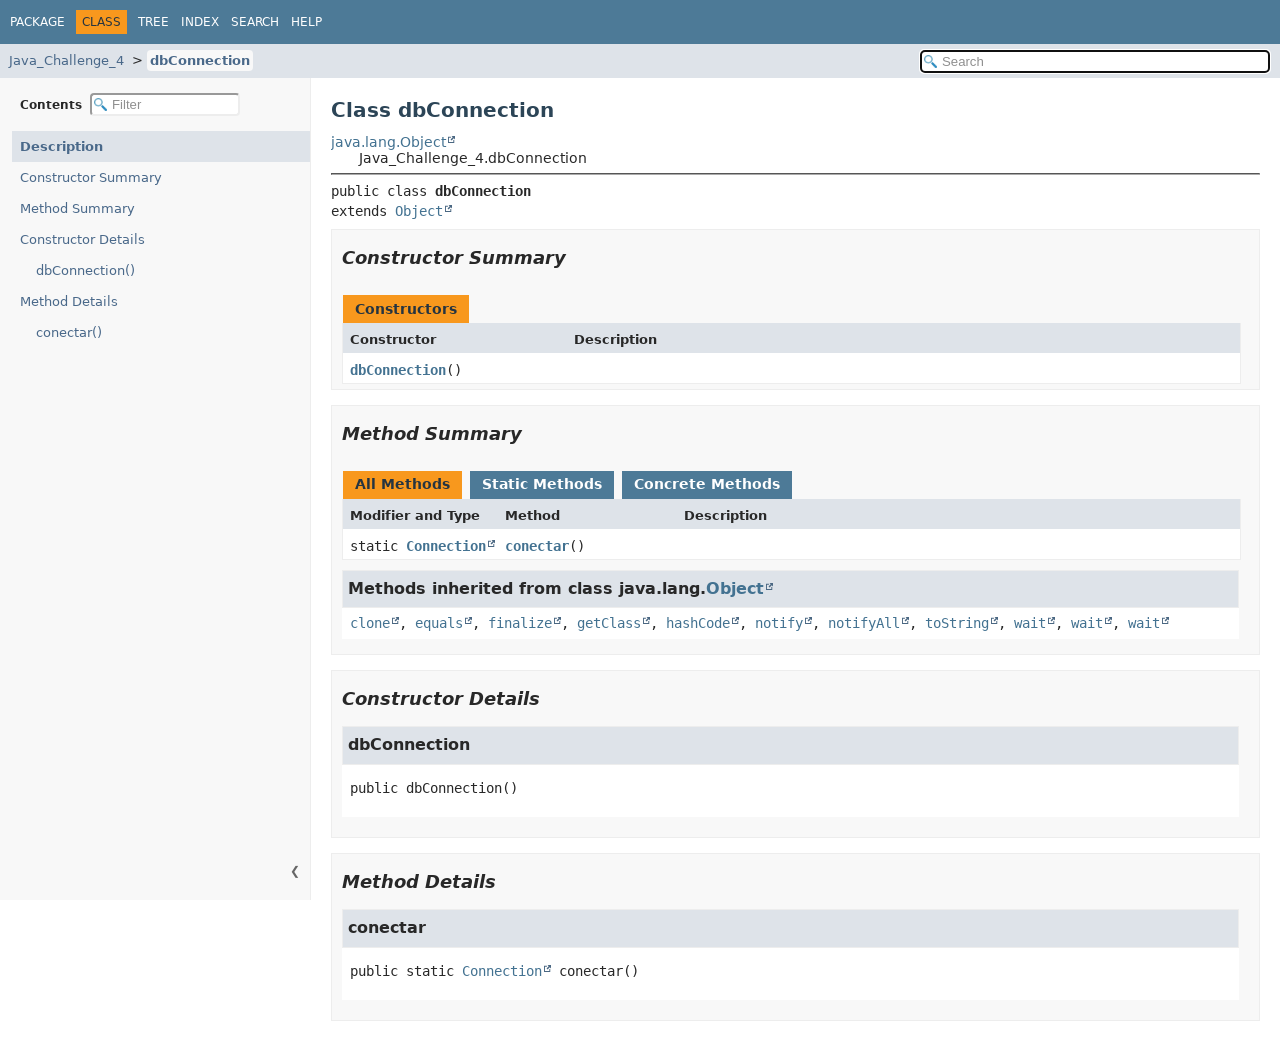
<file: programacion/doc/Java_Challenge_4/dbConnection.html>
<!DOCTYPE HTML>
<html lang="es">
<head>
<!-- Generated by javadoc (24) on Fri Mar 13 19:55:19 CET 2026 -->
<title>dbConnection</title>
<meta name="viewport" content="width=device-width, initial-scale=1">
<meta http-equiv="Content-Type" content="text/html; charset=utf-8">
<meta name="dc.created" content="2026-03-13">
<meta name="description" content="declaration: package: Java_Challenge_4, class: dbConnection">
<meta name="generator" content="javadoc/ClassWriter">
<link rel="stylesheet" type="text/css" href="../resource-files/jquery-ui.min.css" title="Style">
<link rel="stylesheet" type="text/css" href="../resource-files/stylesheet.css" title="Style">
<script type="text/javascript" src="../script-files/script.js"></script>
<script type="text/javascript" src="../script-files/jquery-3.7.1.min.js"></script>
<script type="text/javascript" src="../script-files/jquery-ui.min.js"></script>
</head>
<body class="class-declaration-page">
<script type="text/javascript">const pathtoroot = "../";
loadScripts(document, 'script');</script>
<noscript>
<div>JavaScript is disabled on your browser.</div>
</noscript>
<header role="banner">
<nav role="navigation">
<!-- ========= START OF TOP NAVBAR ======= -->
<div class="top-nav" id="navbar-top">
<div class="nav-content">
<div class="nav-menu-button"><button id="navbar-toggle-button" aria-controls="navbar-top" aria-expanded="false" aria-label="Toggle navigation links"><span class="nav-bar-toggle-icon">&nbsp;</span><span class="nav-bar-toggle-icon">&nbsp;</span><span class="nav-bar-toggle-icon">&nbsp;</span></button></div>
<div class="skip-nav"><a href="#skip-navbar-top" title="Skip navigation links">Skip navigation links</a></div>
<ul id="navbar-top-firstrow" class="nav-list" title="Navigation">
<li><a href="package-summary.html">Package</a></li>
<li class="nav-bar-cell1-rev">Class</li>
<li><a href="package-tree.html">Tree</a></li>
<li><a href="../index-all.html">Index</a></li>
<li><a href="../search.html">Search</a></li>
<li><a href="../help-doc.html#class">Help</a></li>
</ul>
</div>
</div>
<div class="sub-nav">
<div class="nav-content">
<ol class="sub-nav-list">
<li><a href="package-summary.html">Java_Challenge_4</a></li>
<li><a href="dbConnection.html" class="current-selection">dbConnection</a></li>
</ol>
<div class="nav-list-search">
<input type="text" id="search-input" disabled placeholder="Search" aria-label="Search in documentation" autocomplete="off">
<input type="reset" id="reset-search" disabled value="Reset">
</div>
</div>
</div>
<!-- ========= END OF TOP NAVBAR ========= -->
<span class="skip-nav" id="skip-navbar-top"></span></nav>
</header>
<div class="main-grid">
<nav role="navigation" class="toc" aria-label="Table of contents">
<div class="toc-header">Contents&nbsp;
<input type="text" class="filter-input" disabled placeholder="Filter" aria-label="Filter table of contents" autocomplete="off">
<input type="reset" class="reset-filter" disabled value="Reset">
</div>
<button class="hide-sidebar"><span>Hide sidebar&nbsp;</span>&#10094;</button><button class="show-sidebar">&#10095;<span>&nbsp;Show sidebar</span></button>
<ol class="toc-list">
<li><a href="#" tabindex="0">Description</a></li>
<li><a href="#constructor-summary" tabindex="0">Constructor Summary</a></li>
<li><a href="#method-summary" tabindex="0">Method Summary</a></li>
<li><a href="#constructor-detail" tabindex="0">Constructor Details</a>
<ol class="toc-list">
<li><a href="#%3Cinit%3E()" tabindex="0">dbConnection()</a></li>
</ol>
</li>
<li><a href="#method-detail" tabindex="0">Method Details</a>
<ol class="toc-list">
<li><a href="#conectar()" tabindex="0">conectar()</a></li>
</ol>
</li>
</ol>
</nav>
<main role="main">
<!-- ======== START OF CLASS DATA ======== -->
<div class="header">
<h1 title="Class dbConnection" class="title">Class dbConnection</h1>
</div>
<div class="inheritance" title="Inheritance Tree"><a href="https://docs.oracle.com/en/java/javase/24/docs/api/java.base/java/lang/Object.html" title="class or interface in java.lang" class="external-link">java.lang.Object</a>
<div class="inheritance">Java_Challenge_4.dbConnection</div>
</div>
<section class="class-description" id="class-description">
<hr>
<div class="horizontal-scroll">
<div class="type-signature"><span class="modifiers">public class </span><span class="element-name type-name-label">dbConnection</span>
<span class="extends-implements">extends <a href="https://docs.oracle.com/en/java/javase/24/docs/api/java.base/java/lang/Object.html" title="class or interface in java.lang" class="external-link">Object</a></span></div>
</div>
</section>
<section class="summary">
<ul class="summary-list">
<!-- ======== CONSTRUCTOR SUMMARY ======== -->
<li>
<section class="constructor-summary" id="constructor-summary">
<h2>Constructor Summary</h2>
<div class="caption"><span>Constructors</span></div>
<div class="summary-table two-column-summary">
<div class="table-header col-first">Constructor</div>
<div class="table-header col-last">Description</div>
<div class="col-constructor-name even-row-color"><code><a href="#%3Cinit%3E()" class="member-name-link">dbConnection</a>()</code></div>
<div class="col-last even-row-color">&nbsp;</div>
</div>
</section>
</li>
<!-- ========== METHOD SUMMARY =========== -->
<li>
<section class="method-summary" id="method-summary">
<h2>Method Summary</h2>
<div id="method-summary-table">
<div class="table-tabs" role="tablist" aria-orientation="horizontal"><button id="method-summary-table-tab0" role="tab" aria-selected="true" aria-controls="method-summary-table.tabpanel" tabindex="0" onkeydown="switchTab(event)" onclick="show('method-summary-table', 'method-summary-table', 3)" class="active-table-tab">All Methods</button><button id="method-summary-table-tab1" role="tab" aria-selected="false" aria-controls="method-summary-table.tabpanel" tabindex="-1" onkeydown="switchTab(event)" onclick="show('method-summary-table', 'method-summary-table-tab1', 3)" class="table-tab">Static Methods</button><button id="method-summary-table-tab4" role="tab" aria-selected="false" aria-controls="method-summary-table.tabpanel" tabindex="-1" onkeydown="switchTab(event)" onclick="show('method-summary-table', 'method-summary-table-tab4', 3)" class="table-tab">Concrete Methods</button></div>
<div id="method-summary-table.tabpanel" role="tabpanel" aria-labelledby="method-summary-table-tab0">
<div class="summary-table three-column-summary">
<div class="table-header col-first">Modifier and Type</div>
<div class="table-header col-second">Method</div>
<div class="table-header col-last">Description</div>
<div class="col-first even-row-color method-summary-table method-summary-table-tab1 method-summary-table-tab4"><code>static <a href="https://docs.oracle.com/en/java/javase/24/docs/api/java.sql/java/sql/Connection.html" title="class or interface in java.sql" class="external-link">Connection</a></code></div>
<div class="col-second even-row-color method-summary-table method-summary-table-tab1 method-summary-table-tab4"><code><a href="#conectar()" class="member-name-link">conectar</a>()</code></div>
<div class="col-last even-row-color method-summary-table method-summary-table-tab1 method-summary-table-tab4">&nbsp;</div>
</div>
</div>
</div>
<div class="inherited-list">
<h3 id="methods-inherited-from-class-java.lang.Object">Methods inherited from class&nbsp;java.lang.<a href="https://docs.oracle.com/en/java/javase/24/docs/api/java.base/java/lang/Object.html" title="class or interface in java.lang" class="external-link">Object</a></h3>
<code><a href="https://docs.oracle.com/en/java/javase/24/docs/api/java.base/java/lang/Object.html#clone()" title="class or interface in java.lang" class="external-link">clone</a>, <a href="https://docs.oracle.com/en/java/javase/24/docs/api/java.base/java/lang/Object.html#equals(java.lang.Object)" title="class or interface in java.lang" class="external-link">equals</a>, <a href="https://docs.oracle.com/en/java/javase/24/docs/api/java.base/java/lang/Object.html#finalize()" title="class or interface in java.lang" class="external-link">finalize</a>, <a href="https://docs.oracle.com/en/java/javase/24/docs/api/java.base/java/lang/Object.html#getClass()" title="class or interface in java.lang" class="external-link">getClass</a>, <a href="https://docs.oracle.com/en/java/javase/24/docs/api/java.base/java/lang/Object.html#hashCode()" title="class or interface in java.lang" class="external-link">hashCode</a>, <a href="https://docs.oracle.com/en/java/javase/24/docs/api/java.base/java/lang/Object.html#notify()" title="class or interface in java.lang" class="external-link">notify</a>, <a href="https://docs.oracle.com/en/java/javase/24/docs/api/java.base/java/lang/Object.html#notifyAll()" title="class or interface in java.lang" class="external-link">notifyAll</a>, <a href="https://docs.oracle.com/en/java/javase/24/docs/api/java.base/java/lang/Object.html#toString()" title="class or interface in java.lang" class="external-link">toString</a>, <a href="https://docs.oracle.com/en/java/javase/24/docs/api/java.base/java/lang/Object.html#wait()" title="class or interface in java.lang" class="external-link">wait</a>, <a href="https://docs.oracle.com/en/java/javase/24/docs/api/java.base/java/lang/Object.html#wait(long)" title="class or interface in java.lang" class="external-link">wait</a>, <a href="https://docs.oracle.com/en/java/javase/24/docs/api/java.base/java/lang/Object.html#wait(long,int)" title="class or interface in java.lang" class="external-link">wait</a></code></div>
</section>
</li>
</ul>
</section>
<section class="details">
<ul class="details-list">
<!-- ========= CONSTRUCTOR DETAIL ======== -->
<li>
<section class="constructor-details" id="constructor-detail">
<h2>Constructor Details</h2>
<ul class="member-list">
<li>
<section class="detail" id="&lt;init&gt;()">
<h3>dbConnection</h3>
<div class="horizontal-scroll">
<div class="member-signature"><span class="modifiers">public</span>&nbsp;<span class="element-name">dbConnection</span>()</div>
</div>
</section>
</li>
</ul>
</section>
</li>
<!-- ============ METHOD DETAIL ========== -->
<li>
<section class="method-details" id="method-detail">
<h2>Method Details</h2>
<ul class="member-list">
<li>
<section class="detail" id="conectar()">
<h3>conectar</h3>
<div class="horizontal-scroll">
<div class="member-signature"><span class="modifiers">public static</span>&nbsp;<span class="return-type"><a href="https://docs.oracle.com/en/java/javase/24/docs/api/java.sql/java/sql/Connection.html" title="class or interface in java.sql" class="external-link">Connection</a></span>&nbsp;<span class="element-name">conectar</span>()</div>
</div>
</section>
</li>
</ul>
</section>
</li>
</ul>
</section>
<!-- ========= END OF CLASS DATA ========= -->
</main>
</div>
</body>
</html>
</file>
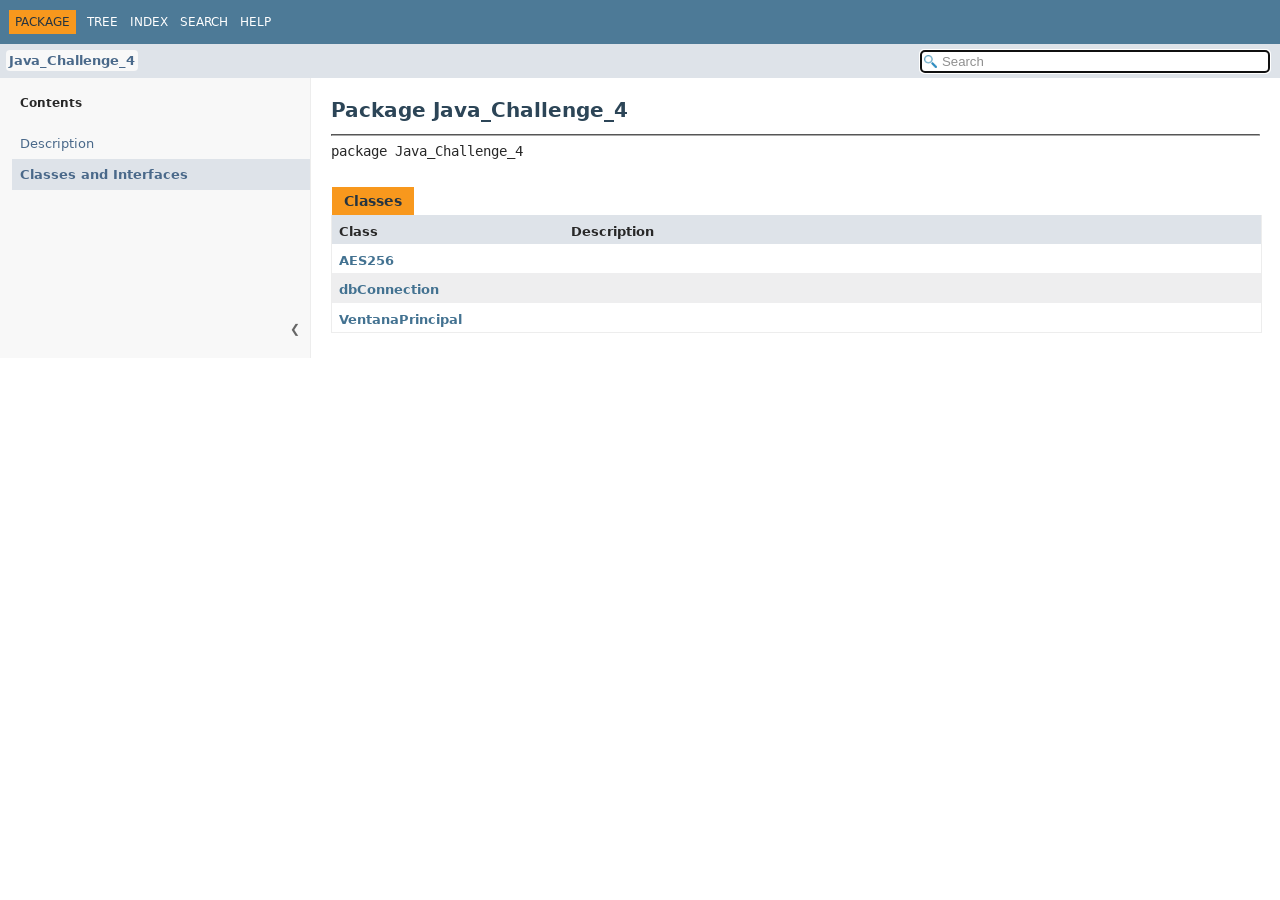
<file: programacion/doc/Java_Challenge_4/package-summary.html>
<!DOCTYPE HTML>
<html lang="es">
<head>
<!-- Generated by javadoc (24) on Fri Mar 13 19:55:19 CET 2026 -->
<title>Java_Challenge_4</title>
<meta name="viewport" content="width=device-width, initial-scale=1">
<meta http-equiv="Content-Type" content="text/html; charset=utf-8">
<meta name="dc.created" content="2026-03-13">
<meta name="description" content="declaration: package: Java_Challenge_4">
<meta name="generator" content="javadoc/PackageWriter">
<link rel="stylesheet" type="text/css" href="../resource-files/jquery-ui.min.css" title="Style">
<link rel="stylesheet" type="text/css" href="../resource-files/stylesheet.css" title="Style">
<script type="text/javascript" src="../script-files/script.js"></script>
<script type="text/javascript" src="../script-files/jquery-3.7.1.min.js"></script>
<script type="text/javascript" src="../script-files/jquery-ui.min.js"></script>
</head>
<body class="package-declaration-page">
<script type="text/javascript">const pathtoroot = "../";
loadScripts(document, 'script');</script>
<noscript>
<div>JavaScript is disabled on your browser.</div>
</noscript>
<header role="banner">
<nav role="navigation">
<!-- ========= START OF TOP NAVBAR ======= -->
<div class="top-nav" id="navbar-top">
<div class="nav-content">
<div class="nav-menu-button"><button id="navbar-toggle-button" aria-controls="navbar-top" aria-expanded="false" aria-label="Toggle navigation links"><span class="nav-bar-toggle-icon">&nbsp;</span><span class="nav-bar-toggle-icon">&nbsp;</span><span class="nav-bar-toggle-icon">&nbsp;</span></button></div>
<div class="skip-nav"><a href="#skip-navbar-top" title="Skip navigation links">Skip navigation links</a></div>
<ul id="navbar-top-firstrow" class="nav-list" title="Navigation">
<li class="nav-bar-cell1-rev">Package</li>
<li><a href="package-tree.html">Tree</a></li>
<li><a href="../index-all.html">Index</a></li>
<li><a href="../search.html">Search</a></li>
<li><a href="../help-doc.html#package">Help</a></li>
</ul>
</div>
</div>
<div class="sub-nav">
<div class="nav-content">
<ol class="sub-nav-list">
<li><a href="package-summary.html" class="current-selection">Java_Challenge_4</a></li>
</ol>
<div class="nav-list-search">
<input type="text" id="search-input" disabled placeholder="Search" aria-label="Search in documentation" autocomplete="off">
<input type="reset" id="reset-search" disabled value="Reset">
</div>
</div>
</div>
<!-- ========= END OF TOP NAVBAR ========= -->
<span class="skip-nav" id="skip-navbar-top"></span></nav>
</header>
<div class="main-grid">
<nav role="navigation" class="toc" aria-label="Table of contents">
<div class="toc-header">Contents</div>
<button class="hide-sidebar"><span>Hide sidebar&nbsp;</span>&#10094;</button><button class="show-sidebar">&#10095;<span>&nbsp;Show sidebar</span></button>
<ol class="toc-list">
<li><a href="#" tabindex="0">Description</a></li>
<li><a href="#class-summary" tabindex="0">Classes and Interfaces</a></li>
</ol>
</nav>
<main role="main">
<div class="header">
<h1 title="Package Java_Challenge_4" class="title">Package Java_Challenge_4</h1>
</div>
<hr>
<div class="horizontal-scroll">
<div class="package-signature">package <span class="element-name">Java_Challenge_4</span></div>
</div>
<section class="summary">
<ul class="summary-list">
<li>
<div id="class-summary">
<div class="caption"><span>Classes</span></div>
<div class="summary-table two-column-summary">
<div class="table-header col-first">Class</div>
<div class="table-header col-last">Description</div>
<div class="col-first even-row-color class-summary class-summary-tab2"><a href="AES256.html" title="class in Java_Challenge_4">AES256</a></div>
<div class="col-last even-row-color class-summary class-summary-tab2">&nbsp;</div>
<div class="col-first odd-row-color class-summary class-summary-tab2"><a href="dbConnection.html" title="class in Java_Challenge_4">dbConnection</a></div>
<div class="col-last odd-row-color class-summary class-summary-tab2">&nbsp;</div>
<div class="col-first even-row-color class-summary class-summary-tab2"><a href="VentanaPrincipal.html" title="class in Java_Challenge_4">VentanaPrincipal</a></div>
<div class="col-last even-row-color class-summary class-summary-tab2">&nbsp;</div>
</div>
</div>
</li>
</ul>
</section>
</main>
</div>
</body>
</html>
</file>
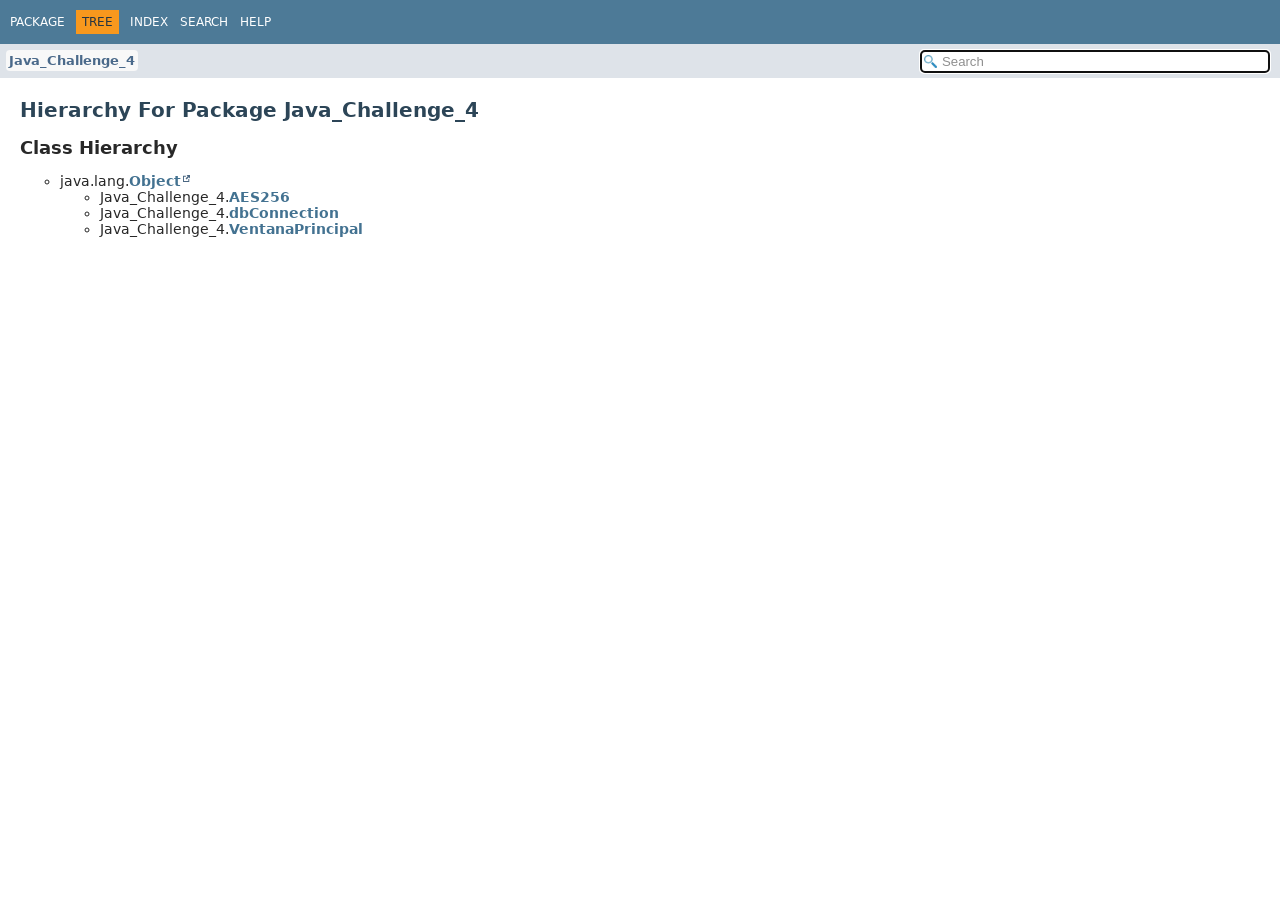
<file: programacion/doc/Java_Challenge_4/package-tree.html>
<!DOCTYPE HTML>
<html lang="es">
<head>
<!-- Generated by javadoc (24) on Fri Mar 13 19:55:19 CET 2026 -->
<title>Java_Challenge_4 Class Hierarchy</title>
<meta name="viewport" content="width=device-width, initial-scale=1">
<meta http-equiv="Content-Type" content="text/html; charset=utf-8">
<meta name="dc.created" content="2026-03-13">
<meta name="description" content="tree: package: Java_Challenge_4">
<meta name="generator" content="javadoc/PackageTreeWriter">
<link rel="stylesheet" type="text/css" href="../resource-files/jquery-ui.min.css" title="Style">
<link rel="stylesheet" type="text/css" href="../resource-files/stylesheet.css" title="Style">
<script type="text/javascript" src="../script-files/script.js"></script>
<script type="text/javascript" src="../script-files/jquery-3.7.1.min.js"></script>
<script type="text/javascript" src="../script-files/jquery-ui.min.js"></script>
</head>
<body class="package-tree-page">
<script type="text/javascript">const pathtoroot = "../";
loadScripts(document, 'script');</script>
<noscript>
<div>JavaScript is disabled on your browser.</div>
</noscript>
<header role="banner">
<nav role="navigation">
<!-- ========= START OF TOP NAVBAR ======= -->
<div class="top-nav" id="navbar-top">
<div class="nav-content">
<div class="nav-menu-button"><button id="navbar-toggle-button" aria-controls="navbar-top" aria-expanded="false" aria-label="Toggle navigation links"><span class="nav-bar-toggle-icon">&nbsp;</span><span class="nav-bar-toggle-icon">&nbsp;</span><span class="nav-bar-toggle-icon">&nbsp;</span></button></div>
<div class="skip-nav"><a href="#skip-navbar-top" title="Skip navigation links">Skip navigation links</a></div>
<ul id="navbar-top-firstrow" class="nav-list" title="Navigation">
<li><a href="package-summary.html">Package</a></li>
<li class="nav-bar-cell1-rev">Tree</li>
<li><a href="../index-all.html">Index</a></li>
<li><a href="../search.html">Search</a></li>
<li><a href="../help-doc.html#tree">Help</a></li>
</ul>
</div>
</div>
<div class="sub-nav">
<div class="nav-content">
<ol class="sub-nav-list">
<li><a href="package-summary.html" class="current-selection">Java_Challenge_4</a></li>
</ol>
<div class="nav-list-search">
<input type="text" id="search-input" disabled placeholder="Search" aria-label="Search in documentation" autocomplete="off">
<input type="reset" id="reset-search" disabled value="Reset">
</div>
</div>
</div>
<!-- ========= END OF TOP NAVBAR ========= -->
<span class="skip-nav" id="skip-navbar-top"></span></nav>
</header>
<div class="main-grid">
<main role="main">
<div class="header">
<h1 class="title">Hierarchy For Package Java_Challenge_4</h1>
</div>
<section class="hierarchy">
<h2 title="Class Hierarchy">Class Hierarchy</h2>
<ul>
<li class="circle">java.lang.<a href="https://docs.oracle.com/en/java/javase/24/docs/api/java.base/java/lang/Object.html" class="type-name-link external-link" title="class or interface in java.lang">Object</a>
<ul>
<li class="circle">Java_Challenge_4.<a href="AES256.html" class="type-name-link" title="class in Java_Challenge_4">AES256</a></li>
<li class="circle">Java_Challenge_4.<a href="dbConnection.html" class="type-name-link" title="class in Java_Challenge_4">dbConnection</a></li>
<li class="circle">Java_Challenge_4.<a href="VentanaPrincipal.html" class="type-name-link" title="class in Java_Challenge_4">VentanaPrincipal</a></li>
</ul>
</li>
</ul>
</section>
</main>
</div>
</body>
</html>
</file>
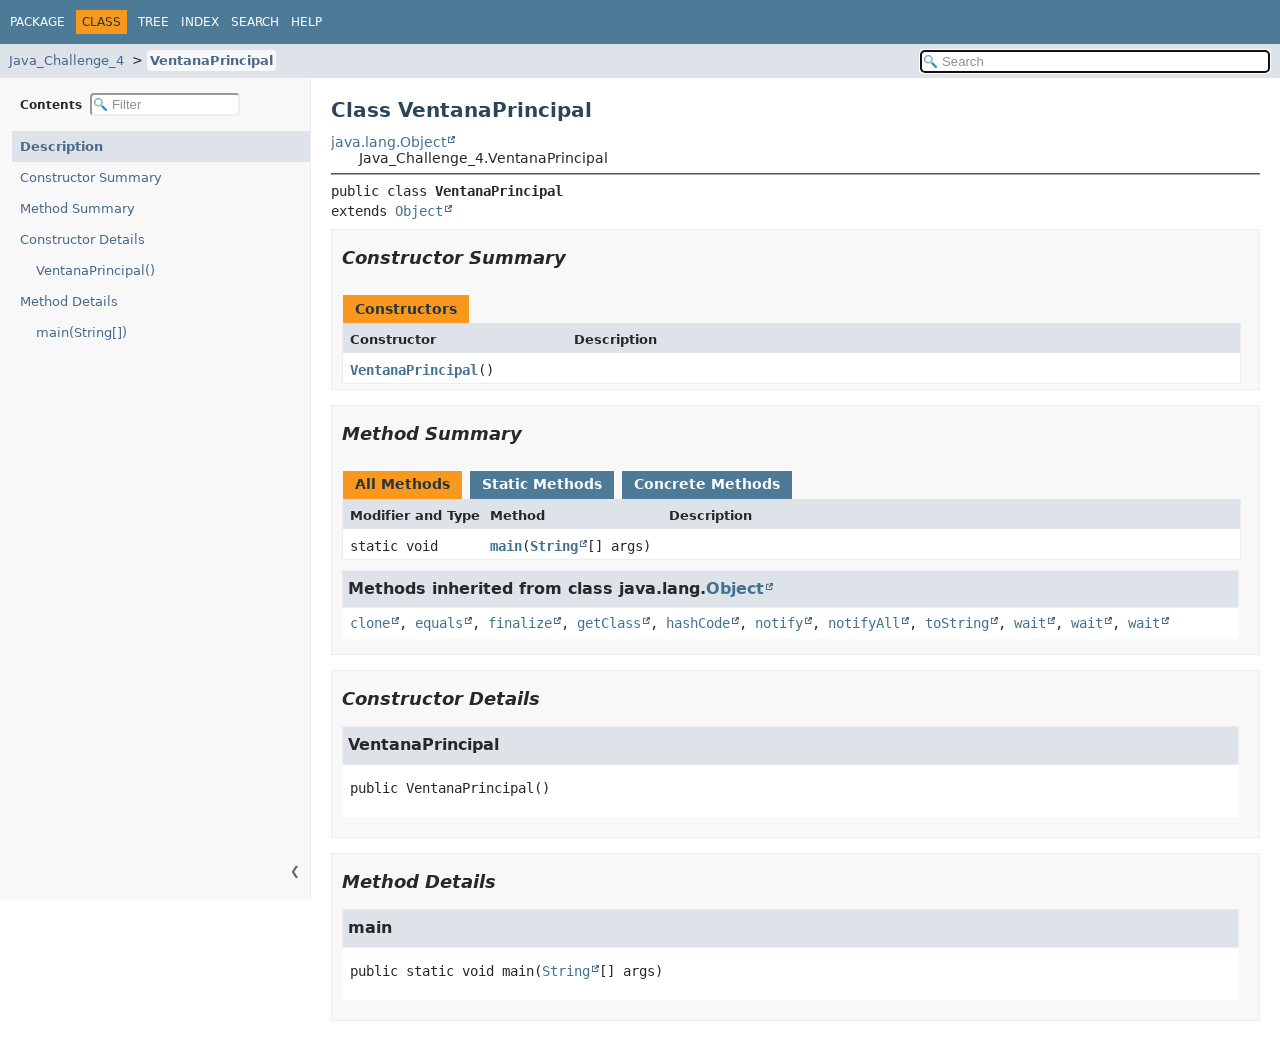
<file: programacion/doc/Java_Challenge_4/VentanaPrincipal.html>
<!DOCTYPE HTML>
<html lang="es">
<head>
<!-- Generated by javadoc (24) on Fri Mar 13 19:55:19 CET 2026 -->
<title>VentanaPrincipal</title>
<meta name="viewport" content="width=device-width, initial-scale=1">
<meta http-equiv="Content-Type" content="text/html; charset=utf-8">
<meta name="dc.created" content="2026-03-13">
<meta name="description" content="declaration: package: Java_Challenge_4, class: VentanaPrincipal">
<meta name="generator" content="javadoc/ClassWriter">
<link rel="stylesheet" type="text/css" href="../resource-files/jquery-ui.min.css" title="Style">
<link rel="stylesheet" type="text/css" href="../resource-files/stylesheet.css" title="Style">
<script type="text/javascript" src="../script-files/script.js"></script>
<script type="text/javascript" src="../script-files/jquery-3.7.1.min.js"></script>
<script type="text/javascript" src="../script-files/jquery-ui.min.js"></script>
</head>
<body class="class-declaration-page">
<script type="text/javascript">const pathtoroot = "../";
loadScripts(document, 'script');</script>
<noscript>
<div>JavaScript is disabled on your browser.</div>
</noscript>
<header role="banner">
<nav role="navigation">
<!-- ========= START OF TOP NAVBAR ======= -->
<div class="top-nav" id="navbar-top">
<div class="nav-content">
<div class="nav-menu-button"><button id="navbar-toggle-button" aria-controls="navbar-top" aria-expanded="false" aria-label="Toggle navigation links"><span class="nav-bar-toggle-icon">&nbsp;</span><span class="nav-bar-toggle-icon">&nbsp;</span><span class="nav-bar-toggle-icon">&nbsp;</span></button></div>
<div class="skip-nav"><a href="#skip-navbar-top" title="Skip navigation links">Skip navigation links</a></div>
<ul id="navbar-top-firstrow" class="nav-list" title="Navigation">
<li><a href="package-summary.html">Package</a></li>
<li class="nav-bar-cell1-rev">Class</li>
<li><a href="package-tree.html">Tree</a></li>
<li><a href="../index-all.html">Index</a></li>
<li><a href="../search.html">Search</a></li>
<li><a href="../help-doc.html#class">Help</a></li>
</ul>
</div>
</div>
<div class="sub-nav">
<div class="nav-content">
<ol class="sub-nav-list">
<li><a href="package-summary.html">Java_Challenge_4</a></li>
<li><a href="VentanaPrincipal.html" class="current-selection">VentanaPrincipal</a></li>
</ol>
<div class="nav-list-search">
<input type="text" id="search-input" disabled placeholder="Search" aria-label="Search in documentation" autocomplete="off">
<input type="reset" id="reset-search" disabled value="Reset">
</div>
</div>
</div>
<!-- ========= END OF TOP NAVBAR ========= -->
<span class="skip-nav" id="skip-navbar-top"></span></nav>
</header>
<div class="main-grid">
<nav role="navigation" class="toc" aria-label="Table of contents">
<div class="toc-header">Contents&nbsp;
<input type="text" class="filter-input" disabled placeholder="Filter" aria-label="Filter table of contents" autocomplete="off">
<input type="reset" class="reset-filter" disabled value="Reset">
</div>
<button class="hide-sidebar"><span>Hide sidebar&nbsp;</span>&#10094;</button><button class="show-sidebar">&#10095;<span>&nbsp;Show sidebar</span></button>
<ol class="toc-list">
<li><a href="#" tabindex="0">Description</a></li>
<li><a href="#constructor-summary" tabindex="0">Constructor Summary</a></li>
<li><a href="#method-summary" tabindex="0">Method Summary</a></li>
<li><a href="#constructor-detail" tabindex="0">Constructor Details</a>
<ol class="toc-list">
<li><a href="#%3Cinit%3E()" tabindex="0">VentanaPrincipal()</a></li>
</ol>
</li>
<li><a href="#method-detail" tabindex="0">Method Details</a>
<ol class="toc-list">
<li><a href="#main(java.lang.String%5B%5D)" tabindex="0">main(String[])</a></li>
</ol>
</li>
</ol>
</nav>
<main role="main">
<!-- ======== START OF CLASS DATA ======== -->
<div class="header">
<h1 title="Class VentanaPrincipal" class="title">Class VentanaPrincipal</h1>
</div>
<div class="inheritance" title="Inheritance Tree"><a href="https://docs.oracle.com/en/java/javase/24/docs/api/java.base/java/lang/Object.html" title="class or interface in java.lang" class="external-link">java.lang.Object</a>
<div class="inheritance">Java_Challenge_4.VentanaPrincipal</div>
</div>
<section class="class-description" id="class-description">
<hr>
<div class="horizontal-scroll">
<div class="type-signature"><span class="modifiers">public class </span><span class="element-name type-name-label">VentanaPrincipal</span>
<span class="extends-implements">extends <a href="https://docs.oracle.com/en/java/javase/24/docs/api/java.base/java/lang/Object.html" title="class or interface in java.lang" class="external-link">Object</a></span></div>
</div>
</section>
<section class="summary">
<ul class="summary-list">
<!-- ======== CONSTRUCTOR SUMMARY ======== -->
<li>
<section class="constructor-summary" id="constructor-summary">
<h2>Constructor Summary</h2>
<div class="caption"><span>Constructors</span></div>
<div class="summary-table two-column-summary">
<div class="table-header col-first">Constructor</div>
<div class="table-header col-last">Description</div>
<div class="col-constructor-name even-row-color"><code><a href="#%3Cinit%3E()" class="member-name-link">VentanaPrincipal</a>()</code></div>
<div class="col-last even-row-color">&nbsp;</div>
</div>
</section>
</li>
<!-- ========== METHOD SUMMARY =========== -->
<li>
<section class="method-summary" id="method-summary">
<h2>Method Summary</h2>
<div id="method-summary-table">
<div class="table-tabs" role="tablist" aria-orientation="horizontal"><button id="method-summary-table-tab0" role="tab" aria-selected="true" aria-controls="method-summary-table.tabpanel" tabindex="0" onkeydown="switchTab(event)" onclick="show('method-summary-table', 'method-summary-table', 3)" class="active-table-tab">All Methods</button><button id="method-summary-table-tab1" role="tab" aria-selected="false" aria-controls="method-summary-table.tabpanel" tabindex="-1" onkeydown="switchTab(event)" onclick="show('method-summary-table', 'method-summary-table-tab1', 3)" class="table-tab">Static Methods</button><button id="method-summary-table-tab4" role="tab" aria-selected="false" aria-controls="method-summary-table.tabpanel" tabindex="-1" onkeydown="switchTab(event)" onclick="show('method-summary-table', 'method-summary-table-tab4', 3)" class="table-tab">Concrete Methods</button></div>
<div id="method-summary-table.tabpanel" role="tabpanel" aria-labelledby="method-summary-table-tab0">
<div class="summary-table three-column-summary">
<div class="table-header col-first">Modifier and Type</div>
<div class="table-header col-second">Method</div>
<div class="table-header col-last">Description</div>
<div class="col-first even-row-color method-summary-table method-summary-table-tab1 method-summary-table-tab4"><code>static void</code></div>
<div class="col-second even-row-color method-summary-table method-summary-table-tab1 method-summary-table-tab4"><code><a href="#main(java.lang.String%5B%5D)" class="member-name-link">main</a><wbr>(<a href="https://docs.oracle.com/en/java/javase/24/docs/api/java.base/java/lang/String.html" title="class or interface in java.lang" class="external-link">String</a>[]&nbsp;args)</code></div>
<div class="col-last even-row-color method-summary-table method-summary-table-tab1 method-summary-table-tab4">&nbsp;</div>
</div>
</div>
</div>
<div class="inherited-list">
<h3 id="methods-inherited-from-class-java.lang.Object">Methods inherited from class&nbsp;java.lang.<a href="https://docs.oracle.com/en/java/javase/24/docs/api/java.base/java/lang/Object.html" title="class or interface in java.lang" class="external-link">Object</a></h3>
<code><a href="https://docs.oracle.com/en/java/javase/24/docs/api/java.base/java/lang/Object.html#clone()" title="class or interface in java.lang" class="external-link">clone</a>, <a href="https://docs.oracle.com/en/java/javase/24/docs/api/java.base/java/lang/Object.html#equals(java.lang.Object)" title="class or interface in java.lang" class="external-link">equals</a>, <a href="https://docs.oracle.com/en/java/javase/24/docs/api/java.base/java/lang/Object.html#finalize()" title="class or interface in java.lang" class="external-link">finalize</a>, <a href="https://docs.oracle.com/en/java/javase/24/docs/api/java.base/java/lang/Object.html#getClass()" title="class or interface in java.lang" class="external-link">getClass</a>, <a href="https://docs.oracle.com/en/java/javase/24/docs/api/java.base/java/lang/Object.html#hashCode()" title="class or interface in java.lang" class="external-link">hashCode</a>, <a href="https://docs.oracle.com/en/java/javase/24/docs/api/java.base/java/lang/Object.html#notify()" title="class or interface in java.lang" class="external-link">notify</a>, <a href="https://docs.oracle.com/en/java/javase/24/docs/api/java.base/java/lang/Object.html#notifyAll()" title="class or interface in java.lang" class="external-link">notifyAll</a>, <a href="https://docs.oracle.com/en/java/javase/24/docs/api/java.base/java/lang/Object.html#toString()" title="class or interface in java.lang" class="external-link">toString</a>, <a href="https://docs.oracle.com/en/java/javase/24/docs/api/java.base/java/lang/Object.html#wait()" title="class or interface in java.lang" class="external-link">wait</a>, <a href="https://docs.oracle.com/en/java/javase/24/docs/api/java.base/java/lang/Object.html#wait(long)" title="class or interface in java.lang" class="external-link">wait</a>, <a href="https://docs.oracle.com/en/java/javase/24/docs/api/java.base/java/lang/Object.html#wait(long,int)" title="class or interface in java.lang" class="external-link">wait</a></code></div>
</section>
</li>
</ul>
</section>
<section class="details">
<ul class="details-list">
<!-- ========= CONSTRUCTOR DETAIL ======== -->
<li>
<section class="constructor-details" id="constructor-detail">
<h2>Constructor Details</h2>
<ul class="member-list">
<li>
<section class="detail" id="&lt;init&gt;()">
<h3>VentanaPrincipal</h3>
<div class="horizontal-scroll">
<div class="member-signature"><span class="modifiers">public</span>&nbsp;<span class="element-name">VentanaPrincipal</span>()</div>
</div>
</section>
</li>
</ul>
</section>
</li>
<!-- ============ METHOD DETAIL ========== -->
<li>
<section class="method-details" id="method-detail">
<h2>Method Details</h2>
<ul class="member-list">
<li>
<section class="detail" id="main(java.lang.String[])">
<h3>main</h3>
<div class="horizontal-scroll">
<div class="member-signature"><span class="modifiers">public static</span>&nbsp;<span class="return-type">void</span>&nbsp;<span class="element-name">main</span><wbr><span class="parameters">(<a href="https://docs.oracle.com/en/java/javase/24/docs/api/java.base/java/lang/String.html" title="class or interface in java.lang" class="external-link">String</a>[]&nbsp;args)</span></div>
</div>
</section>
</li>
</ul>
</section>
</li>
</ul>
</section>
<!-- ========= END OF CLASS DATA ========= -->
</main>
</div>
</body>
</html>
</file>
<file: programacion/doc/resource-files/stylesheet.css>
/*
 * Copyright (c) 2010, 2024, Oracle and/or its affiliates. All rights reserved.
 * DO NOT ALTER OR REMOVE COPYRIGHT NOTICES OR THIS FILE HEADER.
 *
 * Licensed under the Universal Permissive License v 1.0 as shown at https://oss.oracle.com/licenses/upl/
 */

/*
 * Javadoc style sheet
 */

@import url('fonts/dejavu.css');

/*
 * These CSS custom properties (variables) define the core color and font
 * properties used in this stylesheet.
 */
:root {
    /* body, block and code fonts */
    --body-font-family: 'DejaVu Sans', Arial, Helvetica, sans-serif;
    --block-font-family: 'DejaVu Serif', Georgia, "Times New Roman", Times, serif;
    --code-font-family: 'DejaVu Sans Mono', monospace;
    /* Base font sizes for body and code elements */
    --body-font-size: 14px;
    --block-font-size: 14px;
    --code-font-size: 14px;
    --nav-font-size: 13.2px;
    /* Line height for continuous text blocks */
    --block-line-height: 1.4em;
    /* Text colors for body and block elements */
    --body-text-color: #282828;
    --block-text-color: #282828;
    /* Background colors for various elements */
    --body-background-color: #ffffff;
    --section-background-color: #f8f8f8;
    --detail-background-color: #ffffff;
    --mark-background-color: #f7f7f7;
    /* Colors for navigation bar and table captions */
    --navbar-background-color: #4D7A97;
    --navbar-text-color: #ffffff;
    /* Background color for subnavigation and various headers */
    --subnav-background-color: #dee3e9;
    /* Background and text colors for selected tabs and navigation items */
    --selected-background-color: #f8981d;
    --selected-text-color: #253441;
    --selected-link-color: #1f389c;
    /* Background colors for generated tables */
    --even-row-color: #ffffff;
    --odd-row-color: #eeeeef;
    /* Text color for page title */
    --title-color: #2c4557;
    /* Text colors for links */
    --link-color: #437291;
    --link-color-active: #bb7a2a;
    /* Table of contents */
    --toc-background-color: var(--section-background-color);
    --toc-link-color: #4a698a;
    /* Snippet colors */
    --snippet-background-color: #ebecee;
    --snippet-text-color: var(--block-text-color);
    --snippet-highlight-color: #f7c590;
    /* Border colors for structural elements and user defined tables */
    --border-color: #ededed;
    --table-border-color: #000000;
    /* Search input colors */
    --search-input-background-color: #ffffff;
    --search-input-text-color: #000000;
    --search-input-placeholder-color: #909090;
    /* Highlight color for active search tag target */
    --search-tag-highlight-color: #ffff66;
    /* Adjustments for icon and active background colors of copy-to-clipboard buttons */
    --copy-icon-brightness: 100%;
    --copy-button-background-color-active: rgba(168, 168, 176, 0.3);
    /* Colors for invalid tag notifications */
    --invalid-tag-background-color: #ffe6e6;
    --invalid-tag-text-color: #000000;
    /* Navigation bar dimensions */
    --top-nav-height: 44px;
    --sub-nav-height: 34px;
    --nav-height: calc(var(--top-nav-height) + var(--sub-nav-height));
    scroll-behavior: smooth;
}
/*
 * Styles for individual HTML elements.
 *
 * These are styles that are specific to individual HTML elements. Changing them affects the style of a particular
 * HTML element throughout the page.
 */
body {
    background-color:var(--body-background-color);
    color:var(--body-text-color);
    font-family:var(--body-font-family);
    font-size:var(--body-font-size);
    margin:0;
    padding:0;
    height:100%;
    width:100%;
}
main [id] {
    scroll-margin-top: calc(var(--nav-height) + 6px);
}
a:link, a:visited {
    text-decoration:none;
    color:var(--link-color);
}
nav a:link, nav a:visited {
    color: var(--toc-link-color);
}
a[href]:hover, a[href]:active {
    text-decoration:none;
    color:var(--link-color-active);
}
pre {
    font-family:var(--code-font-family);
    font-size:var(--code-font-size);
}
h1 {
    font-size:1.428em;
}
h2 {
    font-size:1.285em;
}
h3 {
    font-size:1.14em;
}
h4 {
    font-size:1.072em;
}
h5 {
    font-size:1.001em;
}
h6 {
    font-size:0.93em;
}
/* Disable font boosting for selected elements */
h1, h2, h3, h4, h5, h6, div.member-signature {
    max-height: 1000em;
}
ul {
    list-style-type:disc;
}
code, tt {
    font-family:var(--code-font-family);
}
:not(h1, h2, h3, h4, h5, h6, sup, sub, small, big) > :is(code, tt) {
    font-size:var(--code-font-size);
    line-height:1.4em;
}
dt code {
    font-family:var(--code-font-family);
    font-size:1em;
    padding-top:4px;
}
.summary-table dt code {
    font-family:var(--code-font-family);
    font-size:1em;
    vertical-align:top;
    padding-top:4px;
}
button {
    font-family: var(--body-font-family);
    font-size: 1em;
}
hr {
    border-color: #aaa;
}
/*
 * Styles for HTML generated by javadoc.
 *
 * These are style classes that are used by the standard doclet to generate HTML documentation.
 */

/*
 * Styles for document title and copyright.
 */
.about-language {
    flex: 0 0 auto;
    padding:0 20px;
    margin:0;
    font-size:0.915em;
    max-width: 50%;
    white-space: nowrap;
}
.legal-copy {
}
/*
 * Styles for navigation bar.
 */
@media screen {
    header {
        position:sticky;
        top:0;
        z-index:2;
        background: var(--body-background-color);
    }
}
.nav-content {
    display:flex;
    flex-direction: row;
    align-items: center;
    width: 100%;
    height: 100%;
}
.top-nav {
    background-color:var(--navbar-background-color);
    color:var(--navbar-text-color);
    width:100%;
    height:var(--top-nav-height);
    overflow:visible;
    font-size:0.857em;
    position:relative;
}
.top-nav nav.toc {
    display: none;
    flex-direction: column;
}
.top-nav nav.toc button.show-sidebar,
.top-nav nav.toc button.hide-sidebar {
    display: none;
}
button#navbar-toggle-button {
    display:none;
}
ul.nav-list {
    display:inline-flex;
    margin:0;
    padding-left:4px;
    flex: 1 1 auto;
    white-space: nowrap;
}
ul.nav-list li {
    list-style:none;
    padding: 5px 6px;
    text-transform:uppercase;
    height: 1.2em;
}
div.sub-nav {
    background-color:var(--subnav-background-color);
    width:100%;
    overflow:hidden;
    font-size:var(--nav-font-size);
    height: var(--sub-nav-height);
}
ol.sub-nav-list {
    flex: 1 1 90%;
    line-height: 1.8em;
    display: inline-flex;
    overflow: auto;
    scroll-snap-type: x mandatory;
    scroll-padding-left: 13px;
    scrollbar-width: none;
    padding-left:6px;
    white-space: nowrap;
    margin:0;
}
ol.sub-nav-list::-webkit-scrollbar {
    display: none;
}
ol.sub-nav-list li {
    list-style:none;
    scroll-snap-align: start;
}
ol.sub-nav-list li:not(:first-child) {
    list-style-type: " > ";
    margin-left: 20px;
}
ol.sub-nav-list a {
    padding: 3px;
}
ol.sub-nav-list a.current-selection {
    background-color: var(--section-background-color);
    border-radius: 4px;
}
.sub-nav .nav-list-search {
    flex: 1 1 10%;
    margin:0;
    padding:6px;
    position:relative;
    white-space: nowrap;
}
.top-nav .nav-list a:link, .top-nav .nav-list a:active, .top-nav .nav-list a:visited {
    color:var(--navbar-text-color);
    text-decoration:none;
    text-transform:uppercase;
}
.top-nav .nav-list a:hover {
    color:var(--link-color-active);
}
.nav-bar-cell1-rev {
    background-color:var(--selected-background-color);
    color:var(--selected-text-color);
    margin: 0 5px;
}
.skip-nav {
    position:absolute;
    top:auto;
    left:-9999px;
    overflow:hidden;
}
/*
 * Hide navigation links and search box in print layout
 */
@media print {
    ul.nav-list, div.sub-nav  {
        display:none;
    }
}
/*
 * Styles for page header.
 */
.title {
    color:var(--title-color);
    margin:10px 0 12px 0;
}
.sub-title {
    margin:5px 0 0 0;
}
ul.contents-list {
    margin: 0 0 15px 0;
    padding: 0;
    list-style: none;
}
ul.contents-list li {
    font-size:0.93em;
}
/*
 * Styles for headings.
 */
body.class-declaration-page .summary h2,
body.class-declaration-page .details h2,
body.class-use-page h2,
body.module-declaration-page .block-list h2 {
    font-style: italic;
    padding:0;
    margin:15px 0;
    overflow-x:auto;
}
body.class-declaration-page .summary h3,
body.class-declaration-page .details h3 {
    background-color:var(--subnav-background-color);
    border:1px solid var(--border-color);
    margin:0 0 6px -8px;
    padding:7px 5px;
    overflow-x:auto;
}
/*
 * Styles for page layout containers.
 */
.main-grid {
    display: flex;
    flex-direction: row;
}
.main-grid main {
    flex: 3 1 0;
    min-width: 240px
}
.main-grid nav.toc {
    flex: 1 1 0;
    min-width: 240px;
}
main {
    clear:both;
    padding:10px 20px;
    position:relative;
}
/* Compensate for non-collapsing margins between element description and summary tables */
div.horizontal-scroll > section[id$=-description] > :is(dl, ol, ul, p, div, blockquote, pre):last-child,
div.horizontal-scroll > section[id$=-description] > :last-child > :is(li, dd):last-child,
section.class-description > div.horizontal-scroll > :is(dl, ol, ul, p, div, blockquote, pre):last-child,
section.class-description > div.horizontal-scroll > :last-child > :is(li, dd):last-child {
    margin-bottom:4px;
}
dl.notes > dt {
    font-family: var(--body-font-family);
    font-size:0.856em;
    font-weight:bold;
    margin:10px 0 0 0;
    color:var(--body-text-color);
}
dl.notes > dd {
    margin:5px 10px 10px 15px;
    font-size:var(--block-font-size);
    font-family:var(--block-font-family);
}
dl.notes > dd > ul, dl.notes > dd > ol {
    margin-bottom: 1em;
    margin-top: 1em;
}
dl.name-value > dt {
    margin-left:1px;
    font-size:1.1em;
    display:inline;
    font-weight:bold;
}
dl.name-value > dd {
    margin:0 0 0 1px;
    font-size:1.1em;
    display:inline;
}
/*
 * Styles for table of contents.
 */
.main-grid nav.toc {
    background-color: var(--toc-background-color);
    border-right: 1px solid var(--border-color);
    position: sticky;
    top: calc(var(--nav-height));
    max-height: calc(100vh - var(--nav-height));
    display: flex;
    flex-direction: column;
    font-family: var(--body-font-family);
    z-index: 1;
}
.main-grid nav.toc div.toc-header {
    top: var(--nav-height);
    z-index: 1;
    padding: 15px 20px;
}
.main-grid nav.toc > ol.toc-list {
    max-height: calc(100vh - var(--nav-height) - 100px);
    padding-left: 12px;
}
.main-grid nav.toc button {
    position: absolute;
    bottom: 16px;
    z-index: 3;
    background-color: var(--section-background-color);
    color: #666666;
    font-size: 0.76rem;
    border: none;
    cursor: pointer;
    padding: 6px 10px;
    white-space: nowrap;
}
.main-grid nav.toc button.hide-sidebar {
    right: 0;
}
.main-grid nav.toc button.show-sidebar {
    left: 0;
    display: none;
}
.main-grid nav.toc button span {
    display: none;
}
.main-grid nav.toc button:hover {
    color: var(--body-text-color);
    border: 1px solid var(--subnav-background-color);
}
.main-grid nav.toc button:active {
    background-color: var(--subnav-background-color);
    color: var(--link-color-active);
}
.main-grid nav.toc button:hover span,
.main-grid nav.toc button:active span  {
    display: inline;
}
.main-grid nav.toc button:hover {
    box-shadow: 1px 1px 5px rgba(0,0,0,0.2);
}
.main-grid nav.toc.hide-sidebar {
    min-width: revert;
    max-width: 28px;
}
.main-grid nav.toc.hide-sidebar div.toc-header,
.main-grid nav.toc.hide-sidebar ol.toc-list,
.main-grid nav.toc.hide-sidebar button.hide-sidebar {
    display: none;
}
.main-grid nav.toc.hide-sidebar button.show-sidebar {
    display: inline;
}
nav.toc div.toc-header {
    padding: 15px;
    display: inline-flex;
    align-items: center;
    color: var(--body-text-color);
    font-size: 0.856em;
    font-weight: bold;
    white-space: nowrap;
    overflow-x: hidden;
    position: sticky;
    min-height: 20px;
}
nav.toc > ol.toc-list {
    overflow: hidden auto;
    overscroll-behavior: contain;
}
nav.toc ol.toc-list {
    list-style: none;
    padding-left: 8px;
    margin: 0;
}
nav.toc ol.toc-list ol.toc-list {
    margin-left: 8px;
}
nav.toc ol.toc-list li {
    margin: 0;
    font-size: var(--nav-font-size);
    overflow-x: hidden;
}
a.current-selection {
    font-weight: bold;
}
nav.toc a {
    display: block;
    padding: 8px;
}
nav.toc a.current-selection {
    background-color: var(--subnav-background-color);
}
/*
 * Styles for lists.
 */
li.circle {
    list-style:circle;
}
ul.horizontal li {
    display:inline;
    font-size:0.9em;
}
div.inheritance {
    margin:0;
    padding:0;
}
div.inheritance div.inheritance {
    margin-left:2em;
}
main > div.inheritance {
    overflow-x:auto;
}
ul.block-list,
ul.details-list,
ul.member-list,
ul.summary-list {
    margin:4px 0 10px 0;
    padding:0;
}
ul.block-list > li,
ul.details-list > li,
ul.member-list > li,
ul.summary-list > li {
    list-style:none;
    margin-bottom:15px;
    line-height:1.4;
}
ul.ref-list {
  padding:0;
  margin:0;
}
ul.ref-list > li {
    list-style:none;
}
.summary-table dl, .summary-table dl dt, .summary-table dl dd {
    margin-top:0;
    margin-bottom:1px;
}
dl.notes > dd > ul.tag-list, dl.notes > dd > ul.tag-list-long {
    padding-left: 0;
    margin: 0;
    list-style: none;
}
ul.tag-list li {
    display: inline;
}
ul.tag-list li:not(:last-child):after,
ul.tag-list-long li:not(:last-child):after
{
    content: ", ";
    white-space: pre-wrap;
}
ul.preview-feature-list {
    list-style: none;
    margin:0;
    padding:0.1em;
    line-height: 1.6em;
}
/*
 * Styles for tables.
 */
.summary-table, .details-table {
    width:100%;
    border-spacing:0;
    border:1px solid var(--border-color);
    border-top:0;
    padding:0;
}
.caption {
    position:relative;
    text-align:left;
    background-repeat:no-repeat;
    color:var(--selected-text-color);
    clear:none;
    overflow:hidden;
    padding: 10px 0 0 1px;
    margin:0;
}
.caption a:link, .caption a:visited {
    color:var(--selected-link-color);
}
.caption a:hover,
.caption a:active {
    color:var(--navbar-text-color);
}
.caption span {
    font-weight:bold;
    white-space:nowrap;
    padding:5px 12px 7px 12px;
    display:inline-block;
    float:left;
    background-color:var(--selected-background-color);
    border: none;
    height:16px;
}
div.table-tabs {
    padding: 10px 0 0 1px;
    margin: 0;
}
div.table-tabs > button {
    border: none;
    cursor: pointer;
    padding: 5px 12px 7px 12px;
    font-weight: bold;
    margin-right: 8px;
}
div.table-tabs > .active-table-tab {
    background: var(--selected-background-color);
    color: var(--selected-text-color);
}
div.table-tabs > button.table-tab {
    background: var(--navbar-background-color);
    color: var(--navbar-text-color);
}
.two-column-search-results {
    display: grid;
    grid-template-columns: minmax(400px, max-content) minmax(400px, auto);
}
div.checkboxes {
    line-height: 2em;
}
div.checkboxes > span {
    margin-left: 10px;
}
div.checkboxes > label {
    margin-left: 8px;
    white-space: nowrap;
}
div.checkboxes > label > input {
    margin: 0 2px;
}
.two-column-summary {
    display: grid;
    grid-template-columns: minmax(25%, max-content) minmax(25%, auto);
}
.three-column-summary {
    display: grid;
    grid-template-columns: minmax(15%, max-content) minmax(20%, max-content) minmax(20%, auto);
}
.three-column-release-summary {
    display: grid;
    grid-template-columns: minmax(40%, max-content) minmax(10%, max-content) minmax(40%, auto);
}
.four-column-summary {
    display: grid;
    grid-template-columns: minmax(10%, max-content) minmax(15%, max-content) minmax(15%, max-content) minmax(15%, auto);
}
@media screen and (max-width: 1000px) {
    .four-column-summary {
        display: grid;
        grid-template-columns: minmax(15%, max-content) minmax(15%, auto);
    }
}
@media screen and (max-width: 800px) {
    .two-column-search-results {
        display: grid;
        grid-template-columns: minmax(40%, max-content) minmax(40%, auto);
    }
    .three-column-summary {
        display: grid;
        grid-template-columns: minmax(10%, max-content) minmax(25%, auto);
    }
    .three-column-release-summary {
        display: grid;
        grid-template-columns: minmax(70%, max-content) minmax(30%, max-content)
    }
    .three-column-summary .col-last,
    .three-column-release-summary .col-last{
        grid-column-end: span 2;
    }
}
@media screen and (max-width: 600px) {
    .two-column-summary {
        display: grid;
        grid-template-columns: 1fr;
    }
}
.summary-table > div, .details-table > div {
    text-align:left;
    padding: 8px 3px 3px 7px;
    overflow: auto hidden;
    scrollbar-width: thin;
}
.col-first, .col-second, .col-last, .col-constructor-name, .col-summary-item-name {
    vertical-align:top;
    padding-right:0;
    padding-top:8px;
    padding-bottom:3px;
}
.table-header {
    background:var(--subnav-background-color);
    font-weight: bold;
}
/* Sortable table columns */
.table-header[onclick] {
    cursor: pointer;
}
.table-header[onclick]::after {
    content:"";
    display:inline-block;
    background-image:url('data:image/svg+xml; utf8, \
    <svg xmlns="http://www.w3.org/2000/svg" width="125" height="170"> \
    <path d="M10.101 57.059L63.019 4.142l52.917 52.917M10.101 86.392l52.917 52.917 52.917-52.917" style="opacity:.35;"/></svg>');
    background-size:100% 100%;
    width:9px;
    height:14px;
    margin-left:4px;
    margin-bottom:-3px;
}
.table-header[onclick].sort-asc::after {
    background-image:url('data:image/svg+xml; utf8, \
    <svg xmlns="http://www.w3.org/2000/svg" width="125" height="170"> \
    <path d="M10.101 57.059L63.019 4.142l52.917 52.917" style="opacity:.75;"/> \
    <path d="M10.101 86.392l52.917 52.917 52.917-52.917" style="opacity:.35;"/></svg>');

}
.table-header[onclick].sort-desc::after {
    background-image:url('data:image/svg+xml; utf8, \
    <svg xmlns="http://www.w3.org/2000/svg" width="125" height="170"> \
    <path d="M10.101 57.059L63.019 4.142l52.917 52.917" style="opacity:.35;"/> \
    <path d="M10.101 86.392l52.917 52.917 52.917-52.917" style="opacity:.75;"/></svg>');
}
.col-first, .col-first {
    font-size:0.93em;
}
.col-second, .col-second, .col-last, .col-constructor-name, .col-summary-item-name, .col-last {
    font-size:0.93em;
}
.col-first, .col-second, .col-constructor-name {
    vertical-align:top;
    overflow: auto;
}
.col-last {
    white-space:normal;
}
.col-first a:link, .col-first a:visited,
.col-second a:link, .col-second a:visited,
.col-first a:link, .col-first a:visited,
.col-second a:link, .col-second a:visited,
.col-constructor-name a:link, .col-constructor-name a:visited,
.col-summary-item-name a:link, .col-summary-item-name a:visited {
    font-weight:bold;
}
.even-row-color, .even-row-color .table-header {
    background-color:var(--even-row-color);
}
.odd-row-color, .odd-row-color .table-header {
    background-color:var(--odd-row-color);
}
/*
 * Styles for contents.
 */
div.block {
    font-size:var(--block-font-size);
    font-family:var(--block-font-family);
    line-height:var(--block-line-height);
}
.col-last div {
    padding-top:0;
}
.col-last a {
    padding-bottom:3px;
}
.module-signature,
.package-signature,
.type-signature,
.member-signature {
    font-family:var(--code-font-family);
    font-size:1em;
    margin:8px 0 14px 0;
    white-space: pre-wrap;
}
.module-signature,
.package-signature,
.type-signature {
    margin-top: 0;
}
.member-signature .parameters,
.member-signature .exceptions {
    display: inline-block;
    vertical-align: top;
    white-space: pre;
}
.member-signature .type-parameters {
    white-space: normal;
}
/*
 * Styles for formatting effect.
 */
.source-line-no {
    /* Color of line numbers in source pages can be set via custom property below */
    color:var(--source-linenumber-color, green);
    padding:0 30px 0 0;
}
.block {
    display:block;
    margin:0 10px 5px 0;
    color:var(--block-text-color);
}
.deprecated-label, .description-from-type-label, .implementation-label, .member-name-link,
.package-hierarchy-label, .type-name-label, .type-name-link, .search-tag-link, .preview-label, .restricted-label {
    font-weight:bold;
}
sup.preview-mark,
sup.restricted-mark {
    font-family: var(--code-font-family);
    font-weight: normal;
    font-size: 8px;
    background-color: var(--mark-background-color);
    padding: 1px;
    border-radius: 2px;
}
sup.preview-mark > a:link,
sup.restricted-mark > a:link {
    font-weight: normal;
}
.deprecation-comment, .help-footnote, .preview-comment, .restricted-comment {
    font-style:italic;
}
.deprecation-block, .preview-block, .restricted-block {
    font-size:1em;
    font-family:var(--block-font-family);
    border-style:solid;
    border-width:thin;
    border-radius:10px;
    padding:10px;
    margin-bottom:10px;
    margin-right:10px;
    display:inline-block;
}
div.block div.deprecation-comment {
    font-style:normal;
}
details.invalid-tag, span.invalid-tag {
    font-size:1em;
    font-family:var(--block-font-family);
    color: var(--invalid-tag-text-color);
    background: var(--invalid-tag-background-color);
    border: thin solid var(--table-border-color);
    border-radius:2px;
    padding: 2px 4px;
    display:inline-block;
}
details summary {
    cursor: pointer;
}
/*
 * Styles specific to HTML5 elements.
 */
main, nav, header, footer, section {
    display:block;
}
/*
 * Styles for javadoc search.
 */
.ui-menu .ui-state-active {
    /* Overrides the color of selection used in jQuery UI */
    background: var(--selected-background-color);
    color: var(--selected-text-color);
    /* Workaround for browser bug, see JDK-8275889 */
    margin: -1px 0;
    border-top: 1px solid var(--selected-background-color);
    border-bottom: 1px solid var(--selected-background-color);
}
.ui-autocomplete-category {
    font-weight:bold;
    font-size:15px;
    padding:7px 0 7px 3px;
    background-color:var(--navbar-background-color);
    color:var(--navbar-text-color);
    box-sizing: border-box;
}
.ui-autocomplete {
    max-height:85%;
    max-width:65%;
    overflow:auto;
    white-space:nowrap;
    box-shadow: 0 3px 6px rgba(0,0,0,0.16), 0 3px 6px rgba(0,0,0,0.23);
    overscroll-behavior: contain;
}
ul.ui-autocomplete {
    position:fixed;
    z-index:10;
    background-color: var(--body-background-color);
}
ul.ui-autocomplete li {
    float:left;
    clear:both;
    min-width:100%;
    box-sizing: border-box;
}
ul.ui-autocomplete li.ui-static-link {
    position:sticky;
    bottom:0;
    left:0;
    background: var(--subnav-background-color);
    padding: 5px 0;
    font-family: var(--body-font-family);
    font-size: 0.93em;
    font-weight: bolder;
    z-index: 10;
}
li.ui-static-link a, li.ui-static-link a:visited {
    text-decoration:none;
    color:var(--link-color);
    float:right;
    margin-right:20px;
}
.ui-autocomplete .result-item {
    font-size: inherit;
}
.ui-autocomplete .result-highlight {
    font-weight:bold;
}
.ui-menu .ui-menu-item-wrapper {
    padding-top: 0.4em;
    padding-bottom: 0.4em;
}
.ui-menu .ui-menu-item-wrapper {
    padding-top: 5px;
    padding-bottom: 5px;
}
input[type="text"] {
    background-image:url('glass.png');
    background-size:13px;
    background-repeat:no-repeat;
    background-position:2px 3px;
    background-color: var(--search-input-background-color);
    color: var(--search-input-text-color);
    border-color: var(--border-color);
    border-radius: 4px;
    padding-left:20px;
    font-size: var(--nav-font-size);
    height: 17px;
}
input#search-input, input#page-search-input {
    width: calc(180px + 10vw);
    margin: 0;
}
input#search-input {
    margin: 0 4px;
    padding-right: 18px;
    max-width: 340px;
}
input.filter-input {
    width: 40%;
    max-width: 140px;
    margin: 0 4px;
    padding-right: 18px;
}
input#reset-search, input.reset-filter {
    background-color: transparent;
    background-image:url('x.png');
    background-repeat:no-repeat;
    background-size:contain;
    border:0;
    border-radius:0;
    width:12px;
    height:12px;
    font-size:0;
    display:none;
}
input#reset-search {
    position:absolute;
    right:15px;
    top:11px;
}
input.reset-filter {
    position: relative;
    right: 20px;
    top: 0;
}
input::placeholder {
    color:var(--search-input-placeholder-color);
    opacity: 1;
}
.search-tag-desc-result {
    font-style:italic;
    font-size:11px;
}
.search-tag-holder-result {
    font-style:italic;
    font-size:12px;
}
.search-tag-result:target {
    background-color:var(--search-tag-highlight-color);
}
dd > span:target,
h1 > span:target {
    animation: 2.4s ease-out highlight;
}
section.class-description dd > span:target,
section.class-description h1 > span:target {
    scroll-margin-top: 20em;
}
@keyframes highlight {
    from {
        background-color: var(--search-tag-highlight-color);
    }
    60% {
        background-color: var(--search-tag-highlight-color);
    }
}
details.page-search-details {
    display: inline-block;
}
div#result-container {
    font-size: 1em;
}
div#result-container a.search-result-link {
    padding: 0;
    margin: 4px 0;
    width: 100%;
}
#result-container .result-highlight {
    font-weight:bolder;
}
.page-search-info {
    background-color: var(--subnav-background-color);
    border-radius: 3px;
    border: 0 solid var(--border-color);
    padding: 0 8px;
    overflow: hidden;
    height: 0;
    transition: all 0.2s ease;
}
div.table-tabs > button.table-tab {
    background: var(--navbar-background-color);
    color: var(--navbar-text-color);
}
.page-search-header {
    padding: 5px 12px 7px 12px;
    font-weight: bold;
    margin-right: 3px;
    background-color:var(--navbar-background-color);
    color:var(--navbar-text-color);
    display: inline-block;
}
button.page-search-header {
    border: none;
    cursor: pointer;
}
span#page-search-link {
    text-decoration: underline;
}
.module-graph span, .sealed-graph span {
    display:none;
    position:absolute;
}
.module-graph:hover span, .sealed-graph:hover span {
    display:block;
    margin: -100px 0 0 100px;
    z-index: 5;
}
.inherited-list {
    margin: 10px 0;
}
.horizontal-scroll {
    overflow: auto hidden;
}
section.class-description {
    line-height: 1.4;
}
.summary section[class$="-summary"], .details section[class$="-details"],
.class-uses .detail, .serialized-class-details {
    padding: 0 20px 5px 10px;
    border: 1px solid var(--border-color);
    background-color: var(--section-background-color);
}
.inherited-list, section[class$="-details"] .detail {
    padding:0 0 5px 8px;
    background-color:var(--detail-background-color);
    border:none;
}
.vertical-separator {
    padding: 0 5px;
}
.help-section {
    font-size: var(--block-font-size);
    line-height: var(--block-line-height);
}
ul.help-section-list {
    margin: 0;
}
ul.help-subtoc > li {
  display: inline-block;
  padding-right: 5px;
  font-size: smaller;
}
ul.help-subtoc > li::before {
  content: "\2022" ;
  padding-right:2px;
}
.help-note {
    font-style: italic;
}
/*
 * Indicator icon for external links.
 */
main a[href*="://"]::after {
    content:"";
    display:inline-block;
    background-image:url('data:image/svg+xml; utf8, \
      <svg xmlns="http://www.w3.org/2000/svg" width="768" height="768">\
        <path d="M584 664H104V184h216V80H0v688h688V448H584zM384 0l132 \
        132-240 240 120 120 240-240 132 132V0z" fill="%234a6782"/>\
      </svg>');
    background-size:100% 100%;
    width:7px;
    height:7px;
    margin-left:2px;
    margin-bottom:4px;
}
main a[href*="://"]:hover::after,
main a[href*="://"]:focus::after {
    background-image:url('data:image/svg+xml; utf8, \
      <svg xmlns="http://www.w3.org/2000/svg" width="768" height="768">\
        <path d="M584 664H104V184h216V80H0v688h688V448H584zM384 0l132 \
        132-240 240 120 120 240-240 132 132V0z" fill="%23bb7a2a"/>\
      </svg>');
}
/*
 * Styles for header/section anchor links
 */
a.anchor-link {
    opacity: 0;
    transition: opacity 0.1s;
}
:hover > a.anchor-link {
    opacity: 80%;
}
a.anchor-link:hover,
a.anchor-link:focus-visible,
a.anchor-link.visible {
    opacity: 100%;
}
a.anchor-link > img {
    width: 0.9em;
    height: 0.9em;
}
/*
 * Styles for copy-to-clipboard buttons
 */
button.copy {
    opacity: 70%;
    border: none;
    border-radius: 3px;
    position: relative;
    background:none;
    transition: opacity 0.3s;
    cursor: pointer;
}
:hover > button.copy {
    opacity: 80%;
}
button.copy:hover,
button.copy:active,
button.copy:focus-visible,
button.copy.visible {
    opacity: 100%;
}
button.copy img {
    position: relative;
    background: none;
    filter: brightness(var(--copy-icon-brightness));
}
button.copy:active {
    background-color: var(--copy-button-background-color-active);
}
button.copy span {
    color: var(--body-text-color);
    position: relative;
    top: -0.1em;
    transition: all 0.1s;
    font-size: 0.76rem;
    line-height: 1.2em;
    opacity: 0;
}
button.copy:hover span,
button.copy:focus-visible span,
button.copy.visible span {
    opacity: 100%;
}
/* search page copy button */
button#page-search-copy {
    margin-left: 0.4em;
    padding:0.3em;
    top:0.13em;
}
button#page-search-copy img {
    width: 1.2em;
    height: 1.2em;
    padding: 0.01em 0;
    top: 0.15em;
}
button#page-search-copy span {
    color: var(--body-text-color);
    line-height: 1.2em;
    padding: 0.2em;
    top: -0.18em;
}
div.page-search-info:hover button#page-search-copy span {
    opacity: 100%;
}
/* snippet copy button */
button.snippet-copy {
    position: absolute;
    top: 6px;
    right: 6px;
    height: 1.7em;
    padding: 2px;
}
button.snippet-copy img {
    width: 18px;
    height: 18px;
    padding: 0.05em 0;
}
button.snippet-copy span {
    line-height: 1.2em;
    padding: 0.2em;
    position: relative;
    top: -0.5em;
}
div.snippet-container:hover button.snippet-copy span {
    opacity: 100%;
}
/*
 * Styles for user-provided tables.
 *
 * borderless:
 *      No borders, vertical margins, styled caption.
 *      This style is provided for use with existing doc comments.
 *      In general, borderless tables should not be used for layout purposes.
 *
 * plain:
 *      Plain borders around table and cells, vertical margins, styled caption.
 *      Best for small tables or for complex tables for tables with cells that span
 *      rows and columns, when the "striped" style does not work well.
 *
 * striped:
 *      Borders around the table and vertical borders between cells, striped rows,
 *      vertical margins, styled caption.
 *      Best for tables that have a header row, and a body containing a series of simple rows.
 */

table.borderless,
table.plain,
table.striped {
    margin-top: 10px;
    margin-bottom: 10px;
}
table.borderless > caption,
table.plain > caption,
table.striped > caption {
    font-weight: bold;
    font-size: smaller;
}
table.borderless th, table.borderless td,
table.plain th, table.plain td,
table.striped th, table.striped td {
    padding: 2px 5px;
}
table.borderless,
table.borderless > thead > tr > th, table.borderless > tbody > tr > th, table.borderless > tr > th,
table.borderless > thead > tr > td, table.borderless > tbody > tr > td, table.borderless > tr > td {
    border: none;
}
table.borderless > thead > tr, table.borderless > tbody > tr, table.borderless > tr {
    background-color: transparent;
}
table.plain {
    border-collapse: collapse;
    border: 1px solid var(--table-border-color);
}
table.plain > thead > tr, table.plain > tbody tr, table.plain > tr {
    background-color: transparent;
}
table.plain > thead > tr > th, table.plain > tbody > tr > th, table.plain > tr > th,
table.plain > thead > tr > td, table.plain > tbody > tr > td, table.plain > tr > td {
    border: 1px solid var(--table-border-color);
}
table.striped {
    border-collapse: collapse;
    border: 1px solid var(--table-border-color);
}
table.striped > thead {
    background-color: var(--subnav-background-color);
}
table.striped > thead > tr > th, table.striped > thead > tr > td {
    border: 1px solid var(--table-border-color);
}
table.striped > tbody > tr:nth-child(even) {
    background-color: var(--odd-row-color)
}
table.striped > tbody > tr:nth-child(odd) {
    background-color: var(--even-row-color)
}
table.striped > tbody > tr > th, table.striped > tbody > tr > td {
    border-left: 1px solid var(--table-border-color);
    border-right: 1px solid var(--table-border-color);
}
table.striped > tbody > tr > th {
    font-weight: normal;
}
/**
 * Tweak style for small screens.
 */
@media screen and (max-width: 1050px) {
    .summary section[class$="-summary"], .details section[class$="-details"],
    .class-uses .detail, .serialized-class-details {
        padding: 0 10px 5px 8px;
    }
    input#search-input {
        width: 22vw;
    }
}
@media screen and (max-width: 920px) {
    .main-grid nav.toc {
        display: none;
    }
    .top-nav nav.toc {
        display: none;
        position: absolute;
        top: var(--top-nav-height);
        left: 40vw;
        width: 60vw;
        z-index: 7;
        background-color: var(--section-background-color);
        box-sizing: border-box;
    }
    .top-nav nav.toc div.toc-header {
        padding: 6px 15px;
        font-size: 0.94em;
        background-color: var(--section-background-color);
        top: calc(var(--top-nav-height) + 10px);
    }
    .top-nav nav.toc ol.toc-list li {
        font-size: 1.04em;
    }
    nav.toc a:link, nav.toc a:visited {
        text-decoration:none;
        color:var(--link-color);
    }
    nav.toc a[href]:hover, nav.toc a[href]:focus {
        text-decoration:none;
        color:var(--link-color-active);
    }
    :root {
        scroll-behavior: auto;
    }
    header {
        max-height: 100vh;
        overflow-y: visible;
        overscroll-behavior: contain;
    }
    nav {
        overflow: visible;
    }
    ul.nav-list {
        display: none;
        position: absolute;
        top: var(--top-nav-height);
        overflow: auto;
        z-index: 7;
        background-color: var(--navbar-background-color);
        width: 40%;
        padding: 0;
        box-sizing: border-box;
    }
    ul.nav-list li {
        float: none;
        padding: 6px;
        margin-left: 10px;
        margin-top: 2px;
    }
    .top-nav a:link, .top-nav a:active, .top-nav a:visited {
        display: block;
    }
    .top-nav div.nav-menu-button {
        flex: 1 1 auto;
    }
    .sub-nav ol.sub-nav-list {
        margin-left: 4px;
        padding-left: 4px;
    }
    button#navbar-toggle-button {
        width: 3.4em;
        height: 2.8em;
        background-color: transparent;
        display: block;
        border: 0;
        margin: 0 10px;
        cursor: pointer;
        font-size: 10px;
    }
    button#navbar-toggle-button .nav-bar-toggle-icon {
        display: block;
        width: 24px;
        height: 3px;
        margin: 4px 0;
        border-radius: 2px;
        background-color: var(--navbar-text-color);
    }
    button#navbar-toggle-button.expanded span.nav-bar-toggle-icon:nth-child(1) {
        transform: rotate(45deg);
        transform-origin: 10% 10%;
        width: 26px;
    }
    button#navbar-toggle-button.expanded span.nav-bar-toggle-icon:nth-child(2) {
        opacity: 0;
    }
    button#navbar-toggle-button.expanded span.nav-bar-toggle-icon:nth-child(3) {
        transform: rotate(-45deg);
        transform-origin: 10% 90%;
        width: 26px;
    }
}
@media screen and (max-width: 800px) {
    .about-language {
        padding-right: 16px;
        max-width: 90%;
    }
    ul.nav-list li {
        margin-left: 5px;
    }
    main {
        padding: 10px 12px;
    }
    body {
        -webkit-text-size-adjust: none;
    }
}
@media screen and (max-width: 600px) {
    .nav-list-search > a {
        display: none;
    }
    input#search-input {
        width: 18vw;
    }
    .summary section[class$="-summary"], .details section[class$="-details"],
    .class-uses .detail, .serialized-class-details {
        padding: 0;
    }
}
pre.snippet {
    background-color: var(--snippet-background-color);
    color: var(--snippet-text-color);
    padding: 10px;
    margin: 12px 0;
    overflow: auto;
    white-space: pre;
}
div.snippet-container {
    position: relative;
}
@media screen and (max-width: 800px) {
    pre.snippet {
        padding-top: 26px;
    }
    button.snippet-copy {
        top: 4px;
        right: 4px;
    }
}
pre.snippet .italic {
    font-style: italic;
}
pre.snippet .bold {
    font-weight: bold;
}
pre.snippet .highlighted {
    background-color: var(--snippet-highlight-color);
    border-radius: 10%;
}
</file>
<file: contrato_equipo/StyleDocument.css>
/* ScriptDocument.css realizado por ibai */
body{
    margin: 0px;
    padding: 0px;
    box-sizing: border-box;
    background-color: #f9fbfd;
    justify-items: center;
    font-family: Arial, Helvetica, sans-serif;
}
.documento1{
    margin-top: 8px;
    width: 794px;
    height: 1123px;
    background-color: #ffffff;
    border: 1px solid #c7c7c7;
    cursor: text;
}
#Box1{
    margin: 94px 113px 0px 113px;
}
h1{
    text-align: center;
}
table th{
    background-color: #b8cce4;
    border: 1px solid black;
    width: 500px;
    height: 50px;
    
}
table tbody td{
    text-align: center;
    border: 1px solid black;
    height: 50px;
    width: 50%;
}
table[class="datos"] tbody td{
    width: 42%;
}
table, p{
    font-size: 13px;
}
table{
    border-collapse: collapse;
    margin-top: 25px;
}
span{
    font-size: 10px;
    font-weight: normal;
}
</file>
